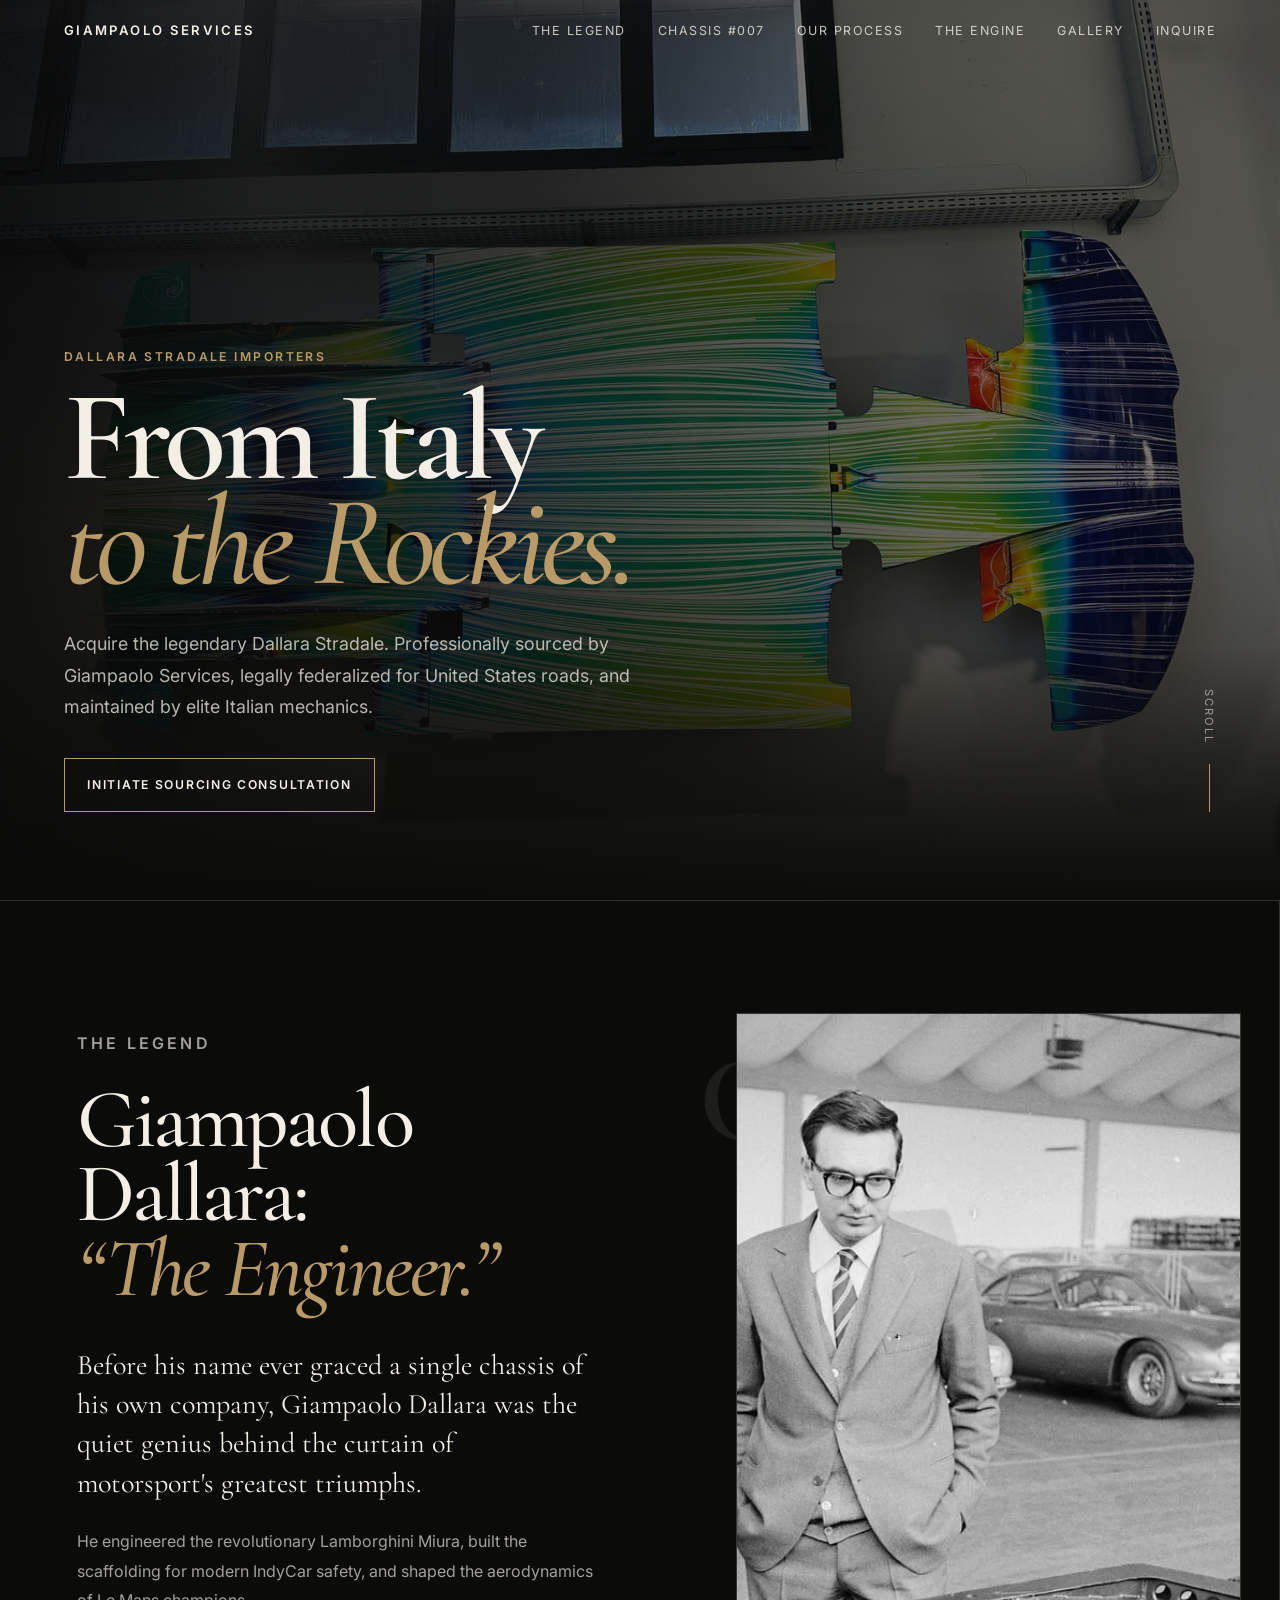
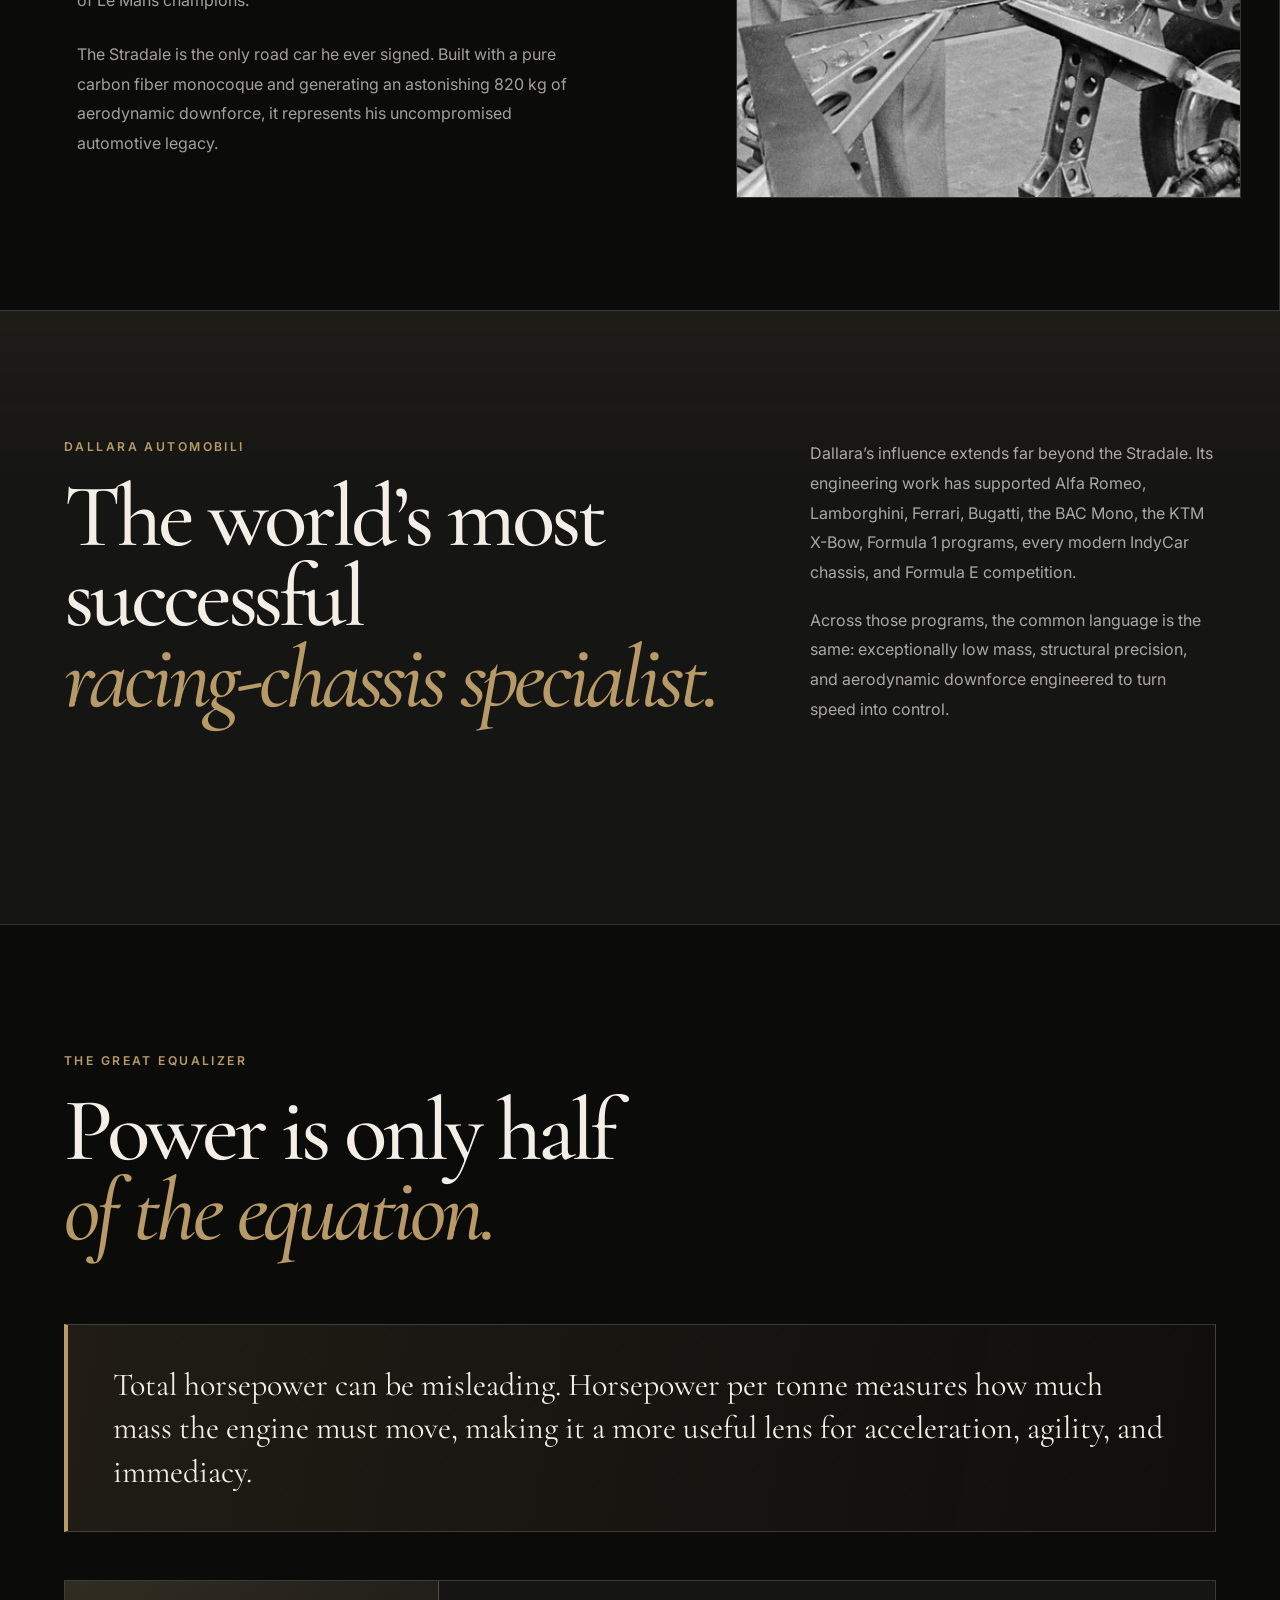
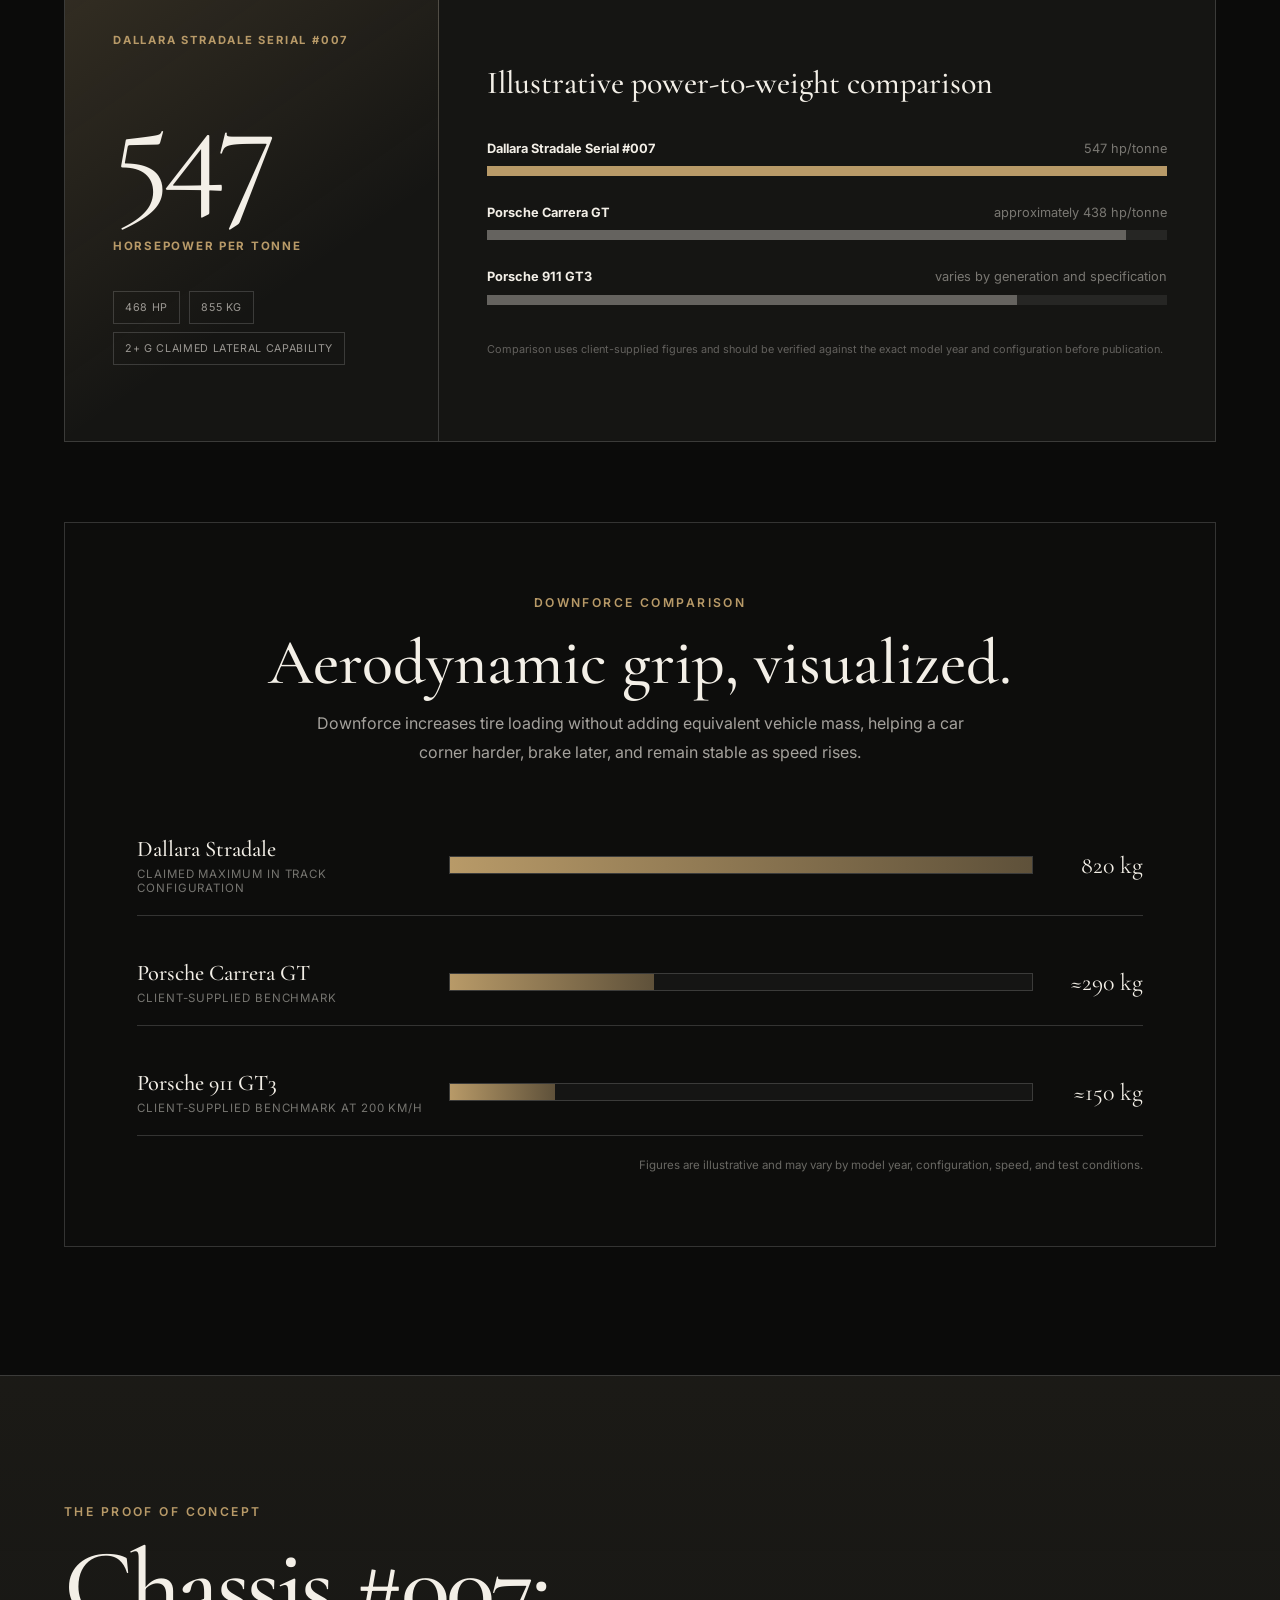
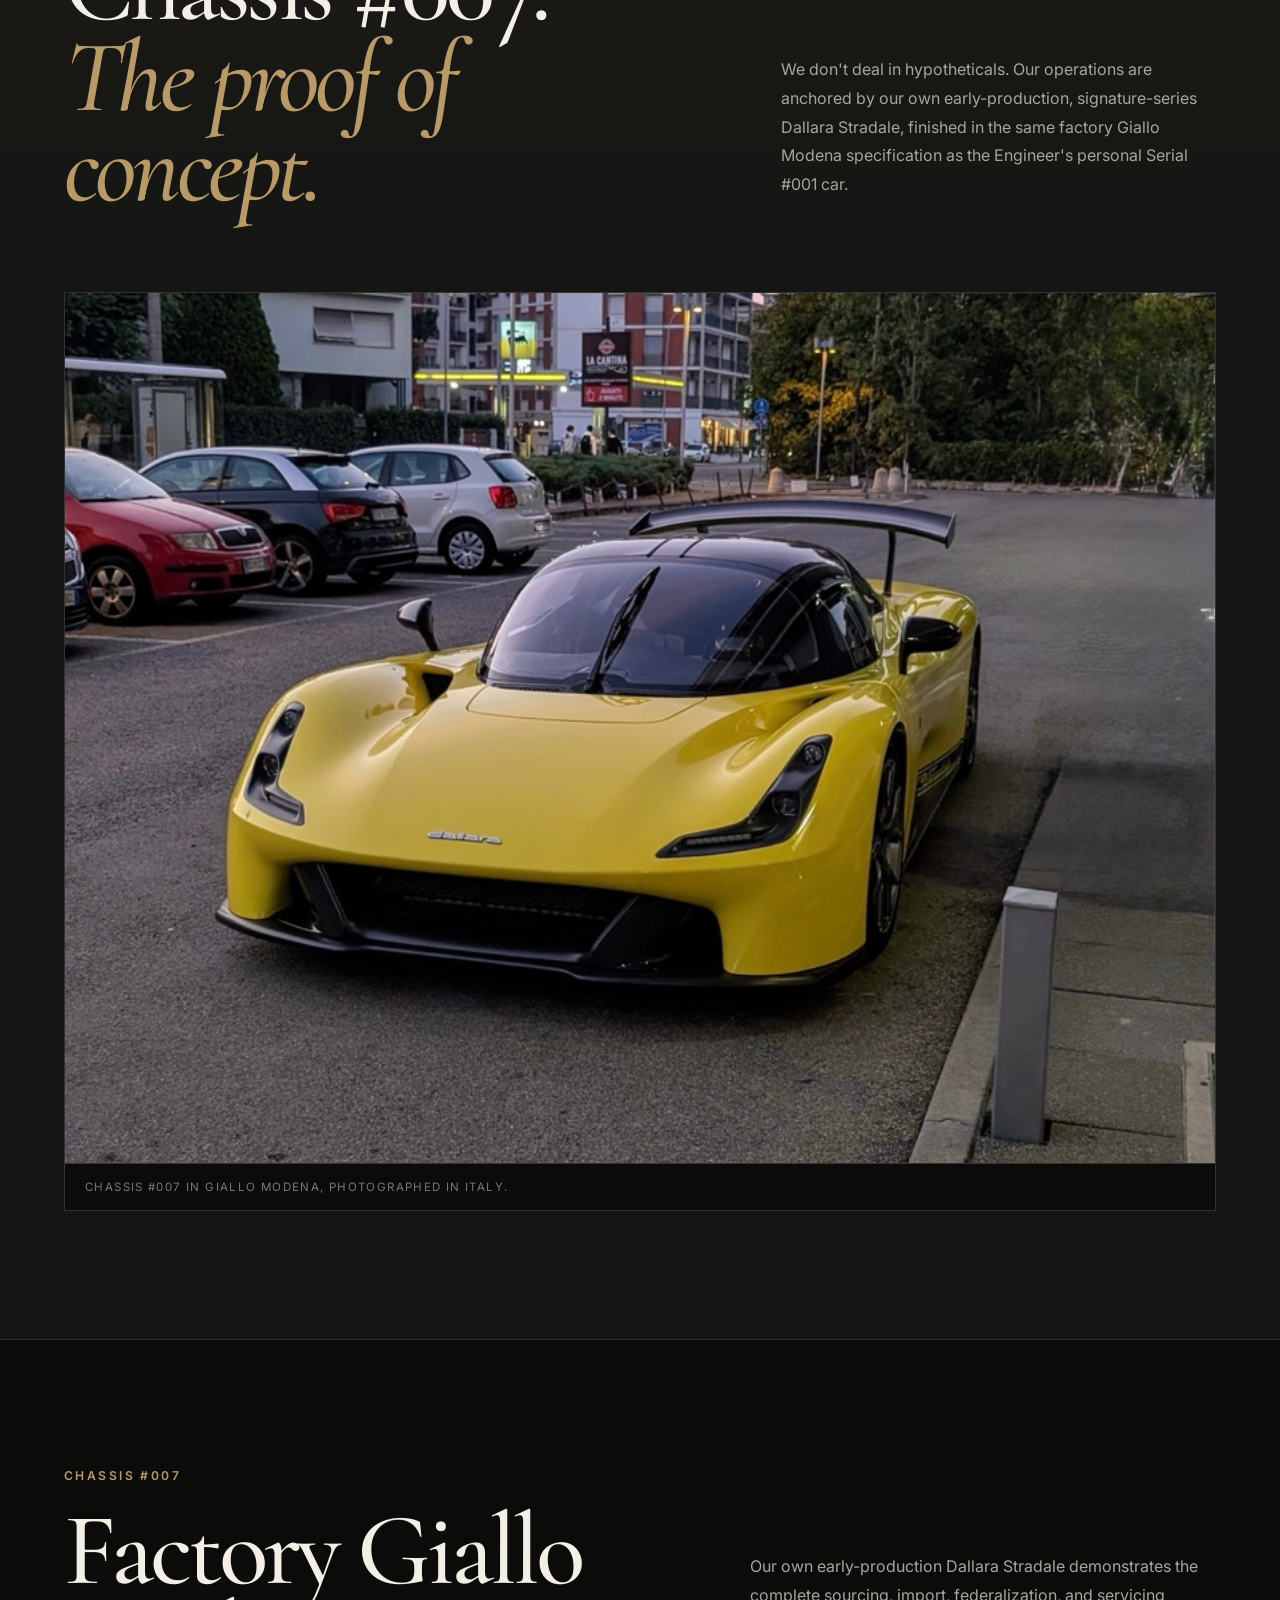
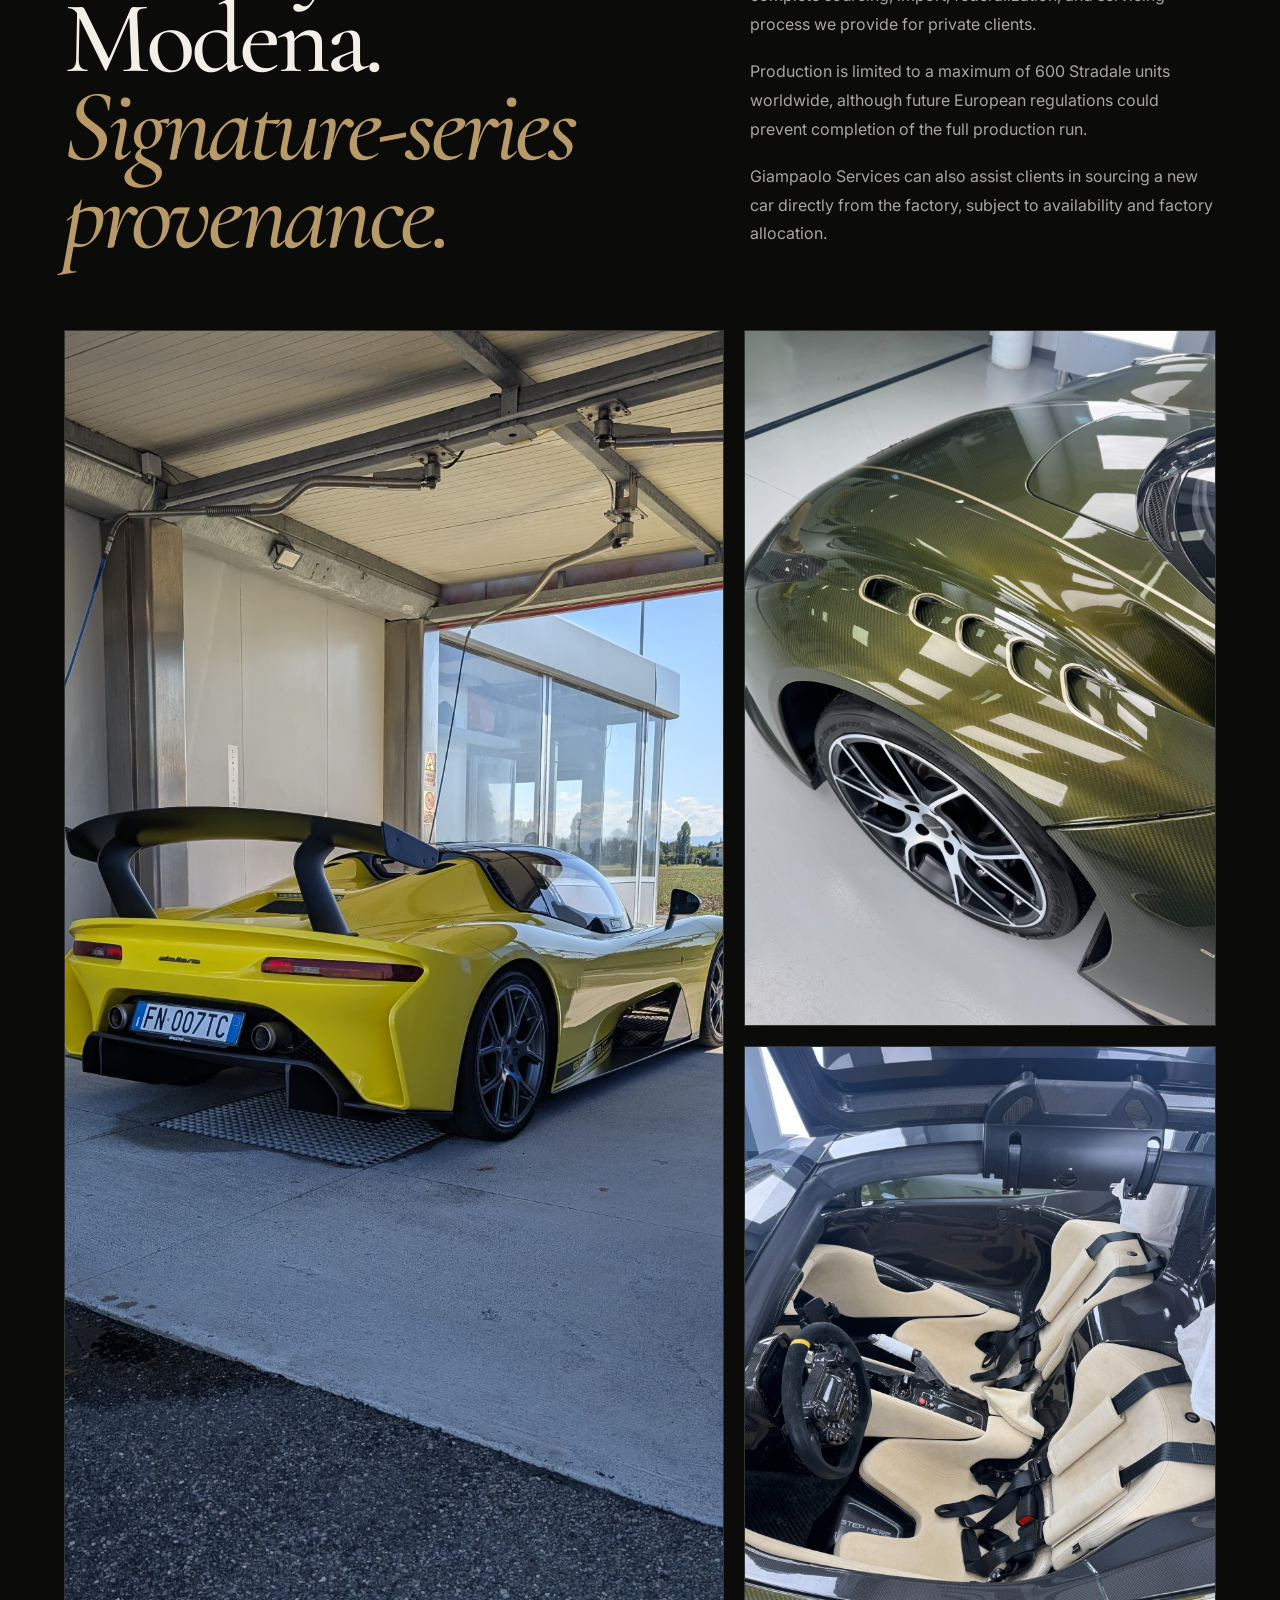
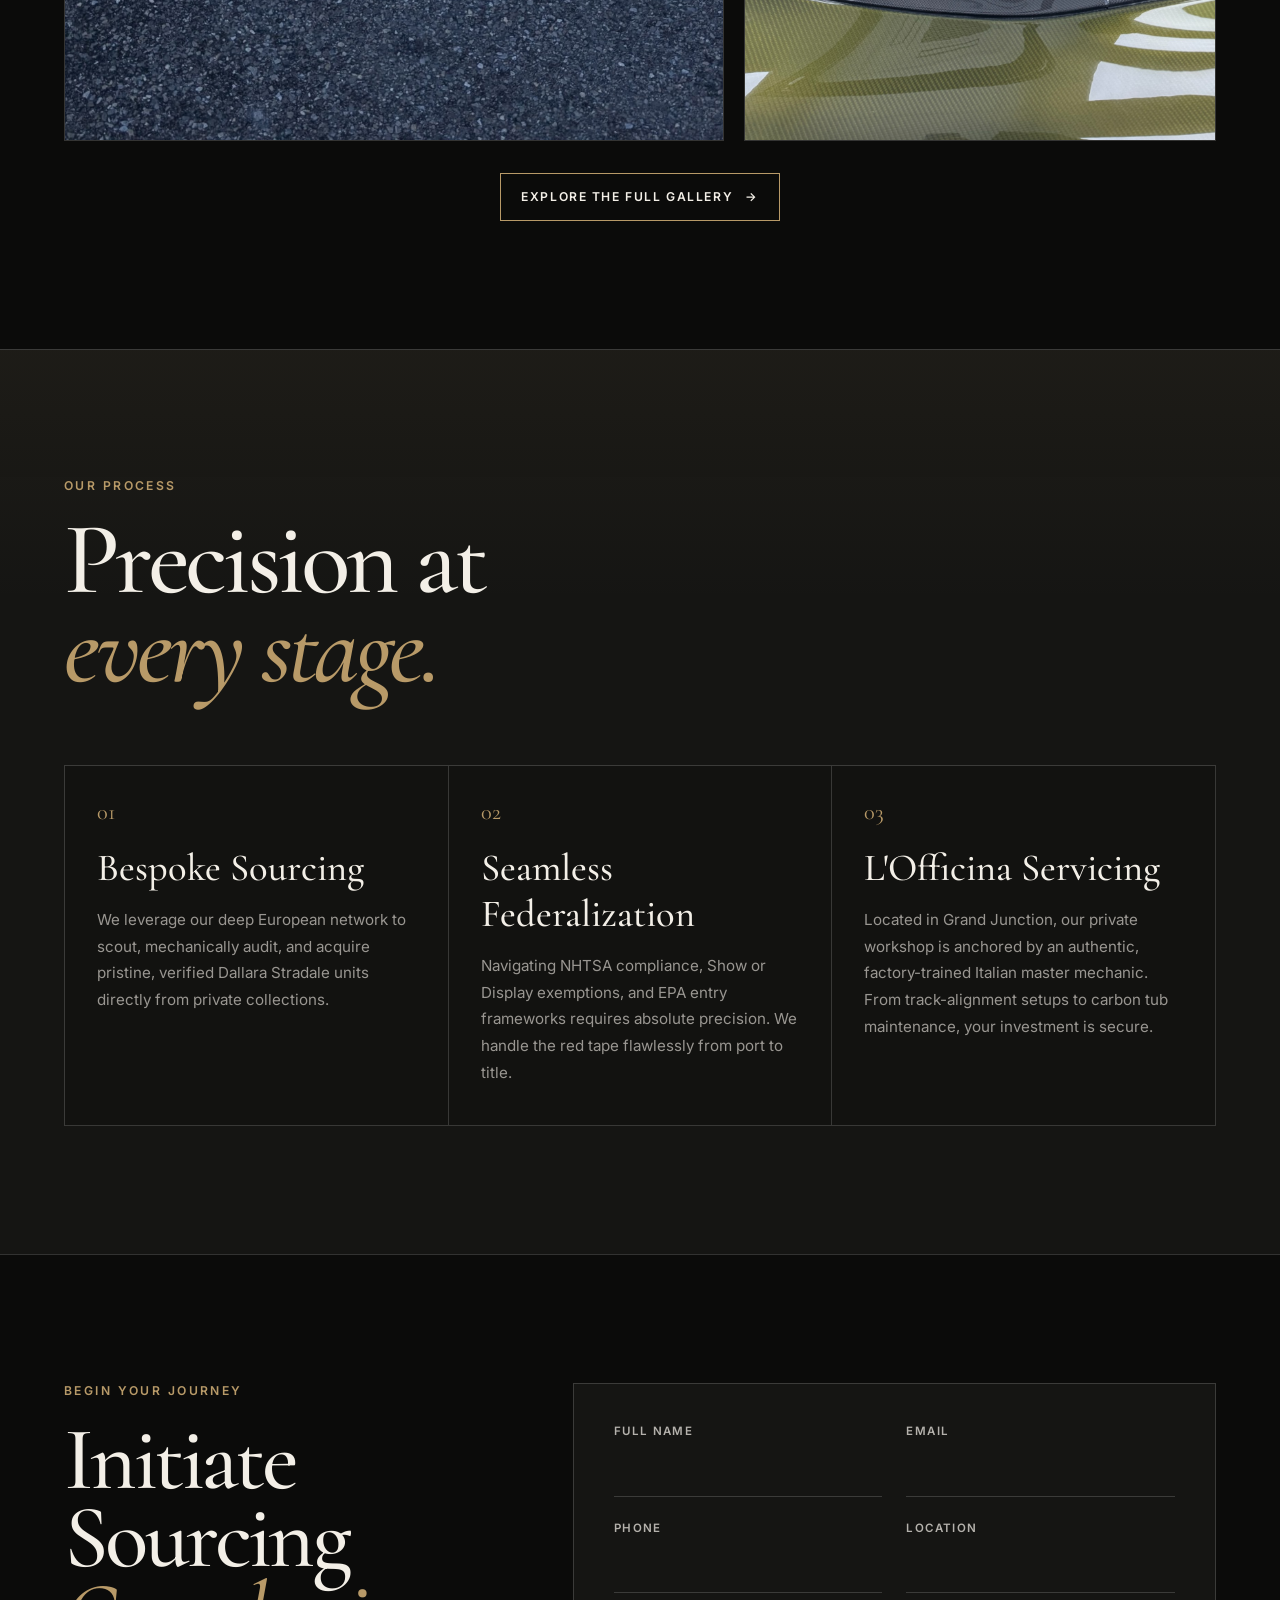
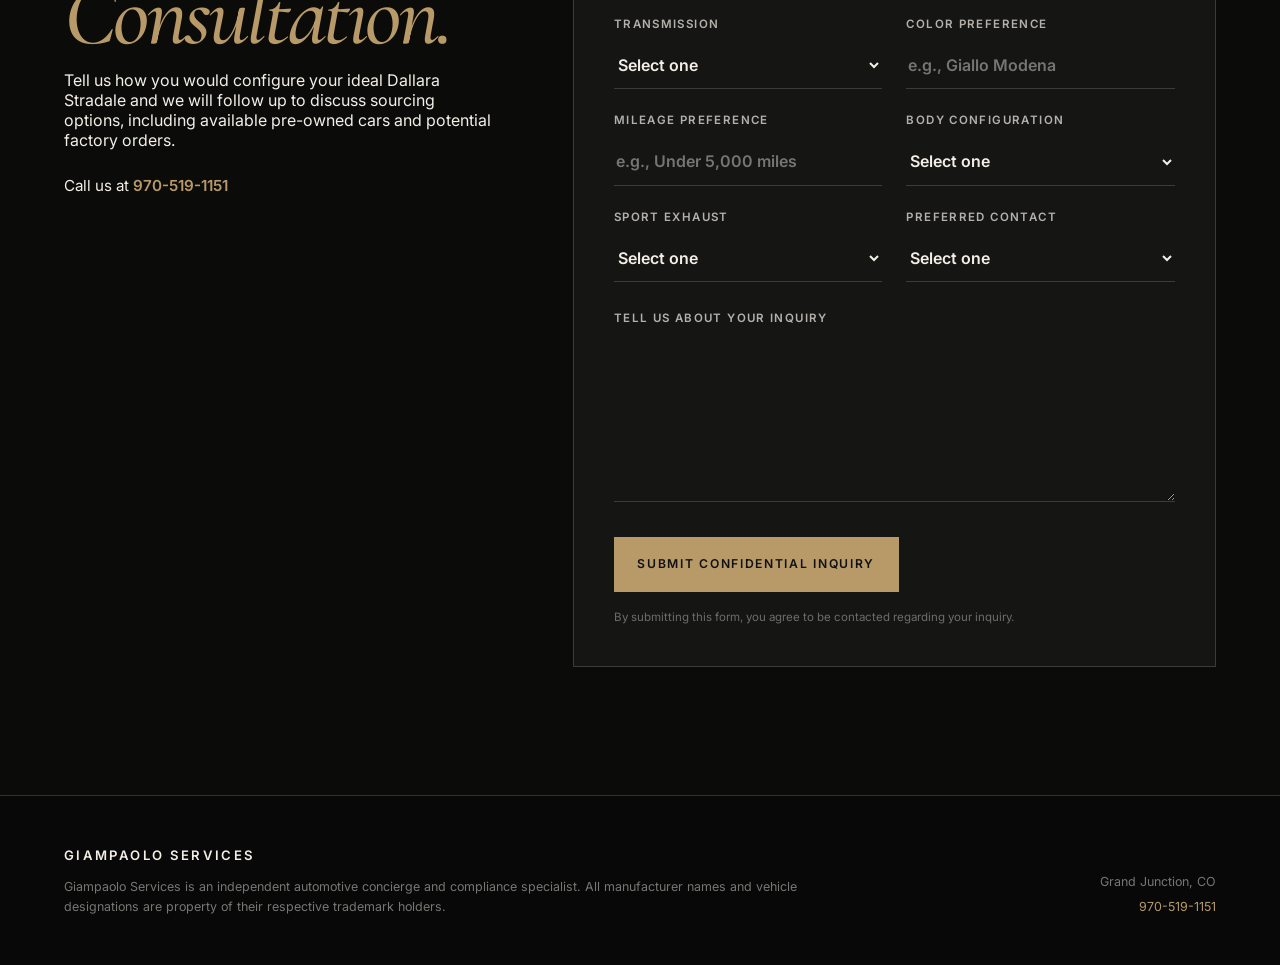
<file: index.html>
<!DOCTYPE html>
<html lang="en">
<head>
  <meta charset="UTF-8">
  <meta name="viewport" content="width=device-width, initial-scale=1.0">

  <title>Giampaolo Services</title>
  <meta
    name="description"
    content="Independent sourcing, federalization, and specialist servicing for Dallara Stradale vehicles."
  >

  <link rel="preconnect" href="https://fonts.googleapis.com">
  <link rel="preconnect" href="https://fonts.gstatic.com" crossorigin>
  <link
    href="https://fonts.googleapis.com/css2?family=Cormorant+Garamond:wght@500;600;700&family=Inter:wght@400;500;600&display=swap"
    rel="stylesheet"
  >

  <link rel="stylesheet" href="css/styles.css">
</head>

<body>
  <header class="site-header">
    <a class="brand" href="#top" aria-label="Dallara USA home">
      GIAMPAOLO SERVICES
    </a>

    <button
      class="menu-toggle"
      type="button"
      aria-expanded="false"
      aria-controls="primary-navigation"
    >
      Menu
    </button>

    <nav id="primary-navigation" class="primary-navigation" aria-label="Primary navigation">
      <a href="#legend">The Legend</a>
      <a href="#proof-of-concept">Chassis #007</a>
      <a href="#process">Our Process</a>
      <a href="the-engine.html">The Engine</a>
      <a href="gallery.html">Gallery</a>
      <a href="#inquire">Inquire</a>
    </nav>
  </header>

  <main id="top">
    <section class="hero" aria-labelledby="hero-title">
      <div class="hero-overlay"></div>

      <div class="hero-content">
        <p class="eyebrow">Dallara Stradale Importers</p>

        <h1 id="hero-title">
          From Italy
          <span>to the Rockies.</span>
        </h1>

        <p class="hero-copy">
          Acquire the legendary Dallara Stradale. Professionally sourced by
          Giampaolo Services, legally federalized for United States roads, and
          maintained by elite Italian mechanics.
        </p>

        <a class="primary-button" href="#inquire">
          Initiate Sourcing Consultation
        </a>
      </div>

      <a class="scroll-cue" href="#legend" aria-label="Scroll to the next section">
        Scroll
      </a>
    </section>

    <section id="legend" class="pedigree-section">
      <div class="pedigree-content">
        <p class="eyebrow">The Legend</p>
        <h2>
          Giampaolo Dallara:
          <span>“The Engineer.”</span>
        </h2>
        <p class="lead-copy">
          Before his name ever graced a single chassis of his own company,
          Giampaolo Dallara was the quiet genius behind the curtain of
          motorsport's greatest triumphs.
        </p>
        <p>
          He engineered the revolutionary Lamborghini Miura, built the
          scaffolding for modern IndyCar safety, and shaped the aerodynamics
          of Le Mans champions.
        </p>
        <p>
          The Stradale is the only road car he ever signed. Built with a pure
          carbon fiber monocoque and generating an astonishing 820 kg of
          aerodynamic downforce, it represents his uncompromised automotive
          legacy.
        </p>
      </div>

      <div class="pedigree-visual">
        <div class="pedigree-number" aria-hidden="true">01</div>
        <figure class="pedigree-image-wrap">
          <img
            src="assets/images/dallara-history.jpg"
            alt="Historical photograph of Giampaolo Dallara beside an early automotive chassis"
            class="pedigree-image"
          >
        </figure>
      </div>
    </section>

    <section class="heritage-section" aria-labelledby="heritage-title">
      <div class="content-shell">
        <div class="editorial-heading heritage-heading-clean">
          <div>
            <p class="eyebrow">Dallara Automobili</p>
            <h2 id="heritage-title">The world’s most successful<br><span>racing-chassis specialist.</span></h2>
          </div>
          <div class="heritage-summary">
            <p>
              Dallara’s influence extends far beyond the Stradale. Its engineering
              work has supported Alfa Romeo, Lamborghini, Ferrari, Bugatti, the BAC
              Mono, the KTM X-Bow, Formula 1 programs, every modern IndyCar chassis,
              and Formula E competition.
            </p>
            <p>
              Across those programs, the common language is the same: exceptionally
              low mass, structural precision, and aerodynamic downforce engineered
              to turn speed into control.
            </p>
          </div>
        </div>
      </div>
    </section>

    <section class="science-section" aria-labelledby="science-title">
      <div class="content-shell">
        <div class="editorial-heading science-heading-clean">
          <div>
            <p class="eyebrow">The Great Equalizer</p>
            <h2 id="science-title">Power is only half<br><span>of the equation.</span></h2>
          </div>
        </div>

        <aside class="performance-callout performance-callout-wide">
          <p>
            Total horsepower can be misleading. Horsepower per tonne measures how
            much mass the engine must move, making it a more useful lens for
            acceleration, agility, and immediacy.
          </p>
        </aside>

        <div class="comparison-layout comparison-layout-clean">
          <article class="hero-stat serial-007-stat">
            <p class="section-label">Dallara Stradale Serial #007</p>
            <div class="hero-stat-number">547</div>
            <p class="hero-stat-unit serial-hp-tonne-label">horsepower per tonne</p>
            <div class="stat-tags">
              <span>468 hp</span>
              <span>855 kg</span>
              <span>2+ g claimed lateral capability</span>
            </div>
          </article>

          <div class="comparison-chart">
            <h3>Illustrative power-to-weight comparison</h3>
            <div class="comparison-row featured">
              <div class="comparison-name"><strong>Dallara Stradale Serial #007</strong><span>547 hp/tonne</span></div>
              <div class="comparison-track"><i style="width:100%"></i></div>
            </div>
            <div class="comparison-row">
              <div class="comparison-name"><strong>Porsche Carrera GT</strong><span>approximately 438 hp/tonne</span></div>
              <div class="comparison-track"><i style="width:94%"></i></div>
            </div>
            <div class="comparison-row">
              <div class="comparison-name"><strong>Porsche 911 GT3</strong><span>varies by generation and specification</span></div>
              <div class="comparison-track"><i style="width:78%"></i></div>
            </div>
            <p class="data-note">Comparison uses client-supplied figures and should be verified against the exact model year and configuration before publication.</p>
          </div>
        </div>

        <div class="downforce-comparison" aria-labelledby="downforce-comparison-title">
          <div class="downforce-comparison-copy">
            <p class="eyebrow">Downforce Comparison</p>
            <h3 id="downforce-comparison-title">Aerodynamic grip, visualized.</h3>
            <p>
              Downforce increases tire loading without adding equivalent vehicle
              mass, helping a car corner harder, brake later, and remain stable as
              speed rises.
            </p>
          </div>

          <div class="downforce-bars" role="img" aria-label="Illustrative downforce comparison">
            <div class="downforce-row featured-downforce">
              <div class="downforce-label">
                <strong>Dallara Stradale</strong>
                <span>Claimed maximum in track configuration</span>
              </div>
              <div class="downforce-track"><div class="downforce-fill" style="--bar:100%"></div></div>
              <div class="downforce-value">820 kg</div>
            </div>
            <div class="downforce-row">
              <div class="downforce-label">
                <strong>Porsche Carrera GT</strong>
                <span>Client-supplied benchmark</span>
              </div>
              <div class="downforce-track"><div class="downforce-fill" style="--bar:35%"></div></div>
              <div class="downforce-value">≈290 kg</div>
            </div>
            <div class="downforce-row">
              <div class="downforce-label">
                <strong>Porsche 911 GT3</strong>
                <span>Client-supplied benchmark at 200 km/h</span>
              </div>
              <div class="downforce-track"><div class="downforce-fill" style="--bar:18%"></div></div>
              <div class="downforce-value">≈150 kg</div>
            </div>
          </div>
          <p class="comparison-note">Figures are illustrative and may vary by model year, configuration, speed, and test conditions.</p>
        </div>
      </div>
    </section>

<section id="proof-of-concept" class="stradale-section" aria-labelledby="proof-title">
      <div class="stradale-intro">
        <div>
          <p class="eyebrow">The Proof of Concept</p>
          <h2 id="proof-title">
            Chassis #007:
            <span>The proof of concept.</span>
          </h2>
        </div>
        <p>
          We don't deal in hypotheticals. Our operations are anchored by our
          own early-production, signature-series Dallara Stradale, finished in
          the same factory Giallo Modena specification as the Engineer's
          personal Serial #001 car.
        </p>
      </div>
      <figure class="stradale-visual stradale-photo-frame">
        <img src="assets/images/chassis-007-clean.png" alt="Yellow Dallara Stradale Chassis #007 photographed on a street in Italy">
        <figcaption>Chassis #007 in Giallo Modena, photographed in Italy.</figcaption>
      </figure>
</section>

    <section id="chassis" class="chassis-section" aria-labelledby="chassis-title">
      <div class="chassis-heading">
        <div>
          <p class="eyebrow">Chassis #007</p>
          <h2 id="chassis-title">
            Factory Giallo Modena.
            <span>Signature-series provenance.</span>
          </h2>
        </div>
        <div class="chassis-intro chassis-intro-details">
          <p>
            Our own early-production Dallara Stradale demonstrates the complete
            sourcing, import, federalization, and servicing process we provide
            for private clients.
          </p>
          <p>
            Production is limited to a maximum of 600 Stradale units worldwide,
            although future European regulations could prevent completion of the
            full production run.
          </p>
          <p>
            Giampaolo Services can also assist clients in sourcing a new car
            directly from the factory, subject to availability and factory allocation.
          </p>
        </div>
      </div>
      
      <div class="chassis-photo-gallery chassis-photo-gallery-detail" aria-label="Chassis #007 detail gallery">
        <figure class="chassis-gallery-item chassis-gallery-item-wide">
          <img
            src="assets/images/chassis-007-rear.jpg"
            alt="Rear three-quarter view of yellow Dallara Stradale Chassis #007"
          >
          <figcaption>Chassis #007 — rear three-quarter view.</figcaption>
        </figure>

        <figure class="chassis-gallery-item">
          <img
            src="assets/images/carbon-detail.jpg"
            alt="Close-up of exposed carbon fiber bodywork and wheel detail on a Dallara Stradale"
          >
          <figcaption>Exposed carbon-fiber craftsmanship and aerodynamic detailing.</figcaption>
        </figure>

        <figure class="chassis-gallery-item">
          <img
            src="assets/images/interior-detail.jpg"
            alt="Dallara Stradale cockpit with carbon-fiber tub, racing seats, harnesses, and steering wheel"
          >
          <figcaption>Purpose-built cockpit with carbon-fiber tub and race-derived controls.</figcaption>
        </figure>
      </div>

      <div class="simple-gallery-link-wrap">
        <a class="simple-gallery-link" href="gallery.html">
          Explore the Full Gallery <span aria-hidden="true">→</span>
        </a>
      </div>


    </section>

    <section id="process" class="process-section" aria-labelledby="process-title">
      <div class="process-heading">
        <div>
          <p class="eyebrow">Our Process</p>
          <h2 id="process-title">
            Precision at
            <span>every stage.</span>
          </h2>
        </div>
      </div>
      <div class="process-grid process-grid-three">
        <article class="process-card">
          <p class="process-number">01</p>
          <h3>Bespoke Sourcing</h3>
          <p>
            We leverage our deep European network to scout, mechanically audit,
            and acquire pristine, verified Dallara Stradale units directly from
            private collections.
          </p>
        </article>
        <article class="process-card">
          <p class="process-number">02</p>
          <h3>Seamless Federalization</h3>
          <p>
            Navigating NHTSA compliance, Show or Display exemptions, and EPA
            entry frameworks requires absolute precision. We handle the red
            tape flawlessly from port to title.
          </p>
        </article>
        <article class="process-card">
          <p class="process-number">03</p>
          <h3>L'Officina Servicing</h3>
          <p>
            Located in Grand Junction, our private workshop is anchored by an
            authentic, factory-trained Italian master mechanic. From
            track-alignment setups to carbon tub maintenance, your investment
            is secure.
          </p>
        </article>
      </div>
    </section>
<section id="inquire" class="inquiry-section" aria-labelledby="inquiry-title">
      <div class="inquiry-intro">
        <p class="eyebrow">Begin Your Journey</p>
        <h2 id="inquiry-title">
          Initiate Sourcing
          <span>Consultation.</span>
        </h2>
        <p>
          Tell us how you would configure your ideal Dallara Stradale and we will
          follow up to discuss sourcing options, including available pre-owned cars
          and potential factory orders.
        </p>
        <p class="inquiry-contact">Call us at <a href="tel:+19705191151">970-519-1151</a></p>
      </div>

      <form
        class="inquiry-form"
        action="https://formspree.io/f/xeeyeebn"
        method="POST"
      >
        <div class="form-grid">
          <label>
            Full name
            <input type="text" name="name" autocomplete="name" required>
          </label>

          <label>
            Email
            <input type="email" name="email" autocomplete="email" required>
          </label>

          <label>
            Phone
            <input type="tel" name="phone" autocomplete="tel">
          </label>

          <label>
            Location
            <input type="text" name="location" autocomplete="address-level2">
          </label>

          <label>
            Transmission
            <select name="transmission_preference" required>
              <option value="">Select one</option>
              <option value="Manual">Manual</option>
              <option value="Automatic">Automatic</option>
              <option value="Open to either">Open to either</option>
            </select>
          </label>

          <label>
            Color preference
            <input type="text" name="color_preference" placeholder="e.g., Giallo Modena">
          </label>

          <label>
            Mileage preference
            <input type="text" name="mileage_preference" placeholder="e.g., Under 5,000 miles">
          </label>

          <label>
            Body configuration
            <select name="body_configuration" required>
              <option value="">Select one</option>
              <option value="Barchetta">Barchetta</option>
              <option value="Full Canopy">Full Canopy</option>
              <option value="Open to either">Open to either</option>
            </select>
          </label>

          <label>
            Sport exhaust
            <select name="sport_exhaust_preference">
              <option value="">Select one</option>
              <option value="Required">Required</option>
              <option value="Preferred">Preferred</option>
              <option value="Not required">Not required</option>
              <option value="No preference">No preference</option>
            </select>
          </label>

          <label>
            Preferred contact
            <select name="preferred_contact">
              <option value="">Select one</option>
              <option value="Email">Email</option>
              <option value="Phone">Phone</option>
              <option value="Text">Text</option>
            </select>
          </label>
        </div>

        <label class="message-field">
          Tell us about your inquiry
          <textarea name="message" rows="7" required></textarea>
        </label>

        <input
          type="hidden"
          name="_subject"
          value="New Dallara USA website inquiry"
        >

        <input
          type="hidden"
          name="_next"
          value="thank-you.html"
        >

        <button class="primary-button form-submit" type="submit">
          Submit confidential inquiry
        </button>

        <p class="form-note">
          By submitting this form, you agree to be contacted regarding your inquiry.
        </p>
      </form>
    </section>
  </main>

  <footer class="site-footer">
    <div>
      <a class="brand" href="#top">GIAMPAOLO SERVICES</a>
      <p>
        Giampaolo Services is an independent automotive concierge and
        compliance specialist. All manufacturer names and vehicle designations
        are property of their respective trademark holders.
      </p>
    </div>
    <div class="footer-meta">
      <p>Grand Junction, CO</p>
      <p><a href="tel:+19705191151">970-519-1151</a></p>
    </div>
  </footer>

  <script src="js/script.js"></script>
</body>
</html>
</file>
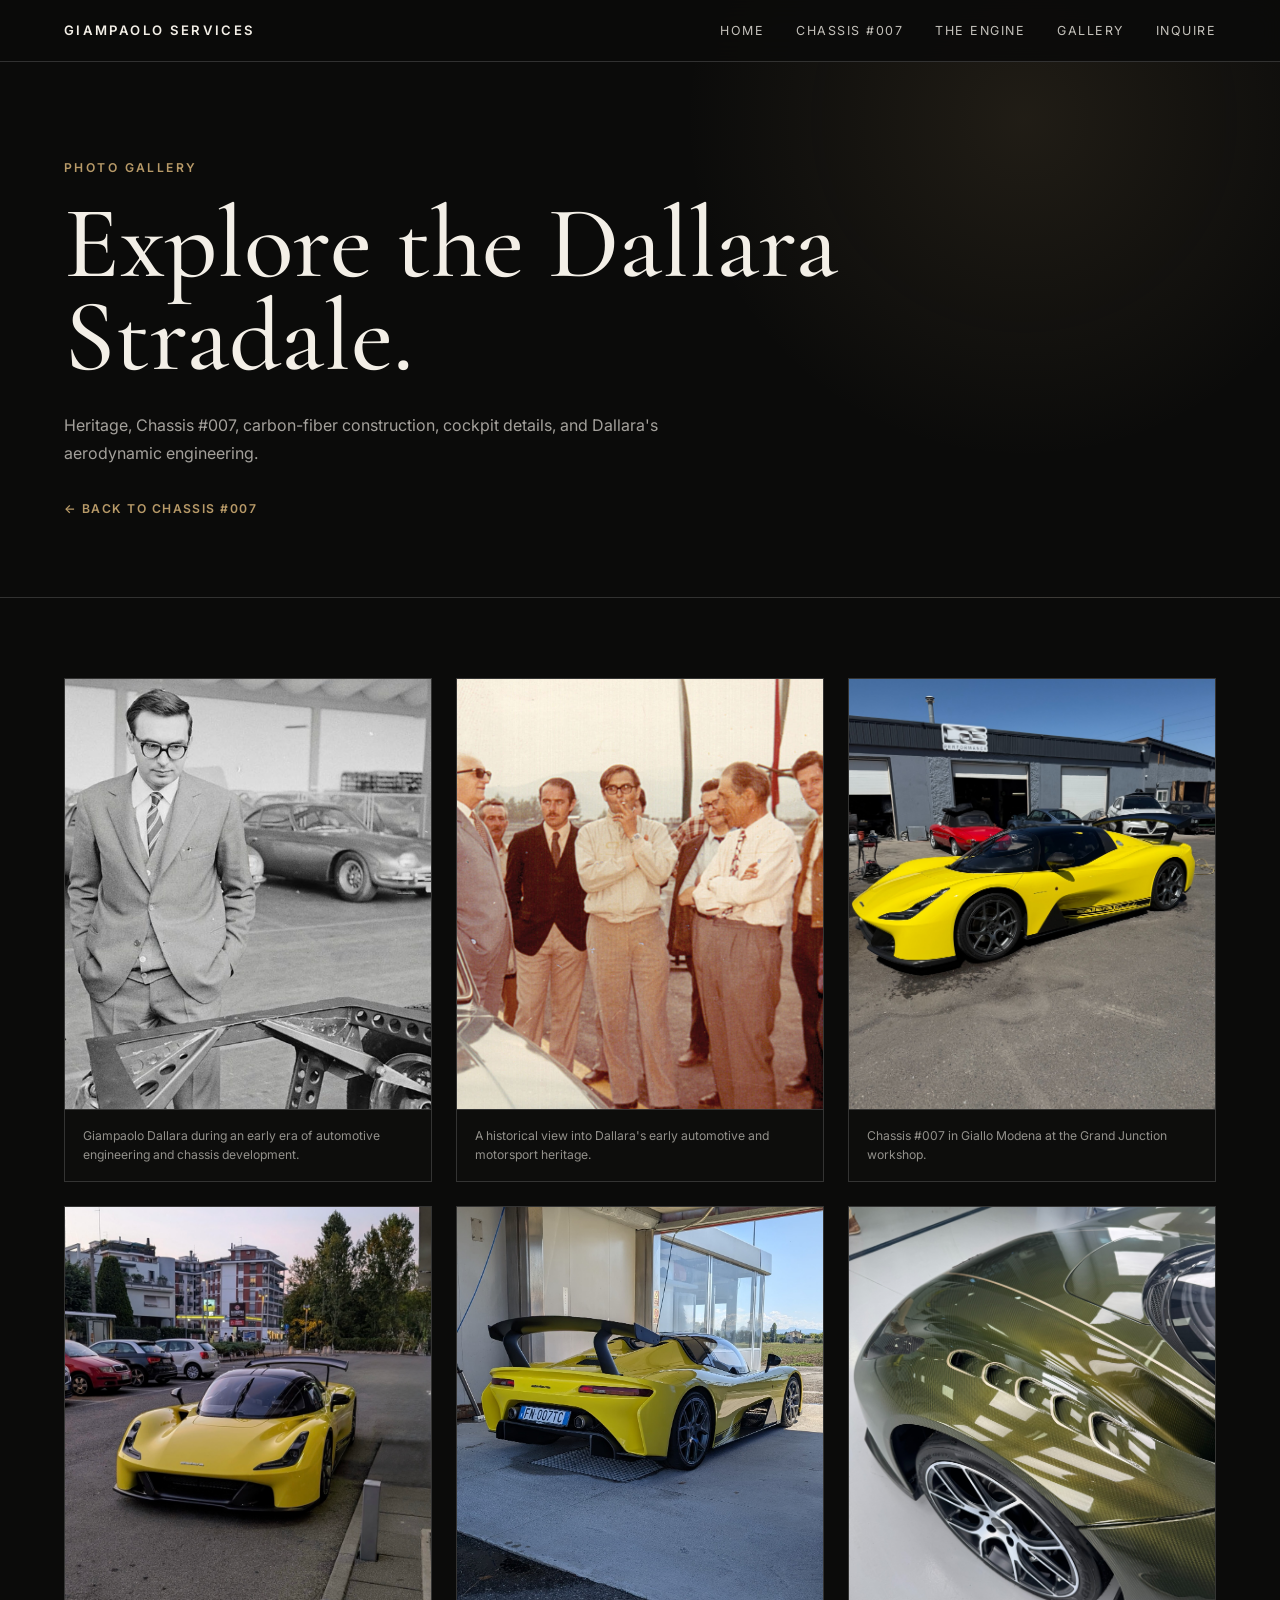
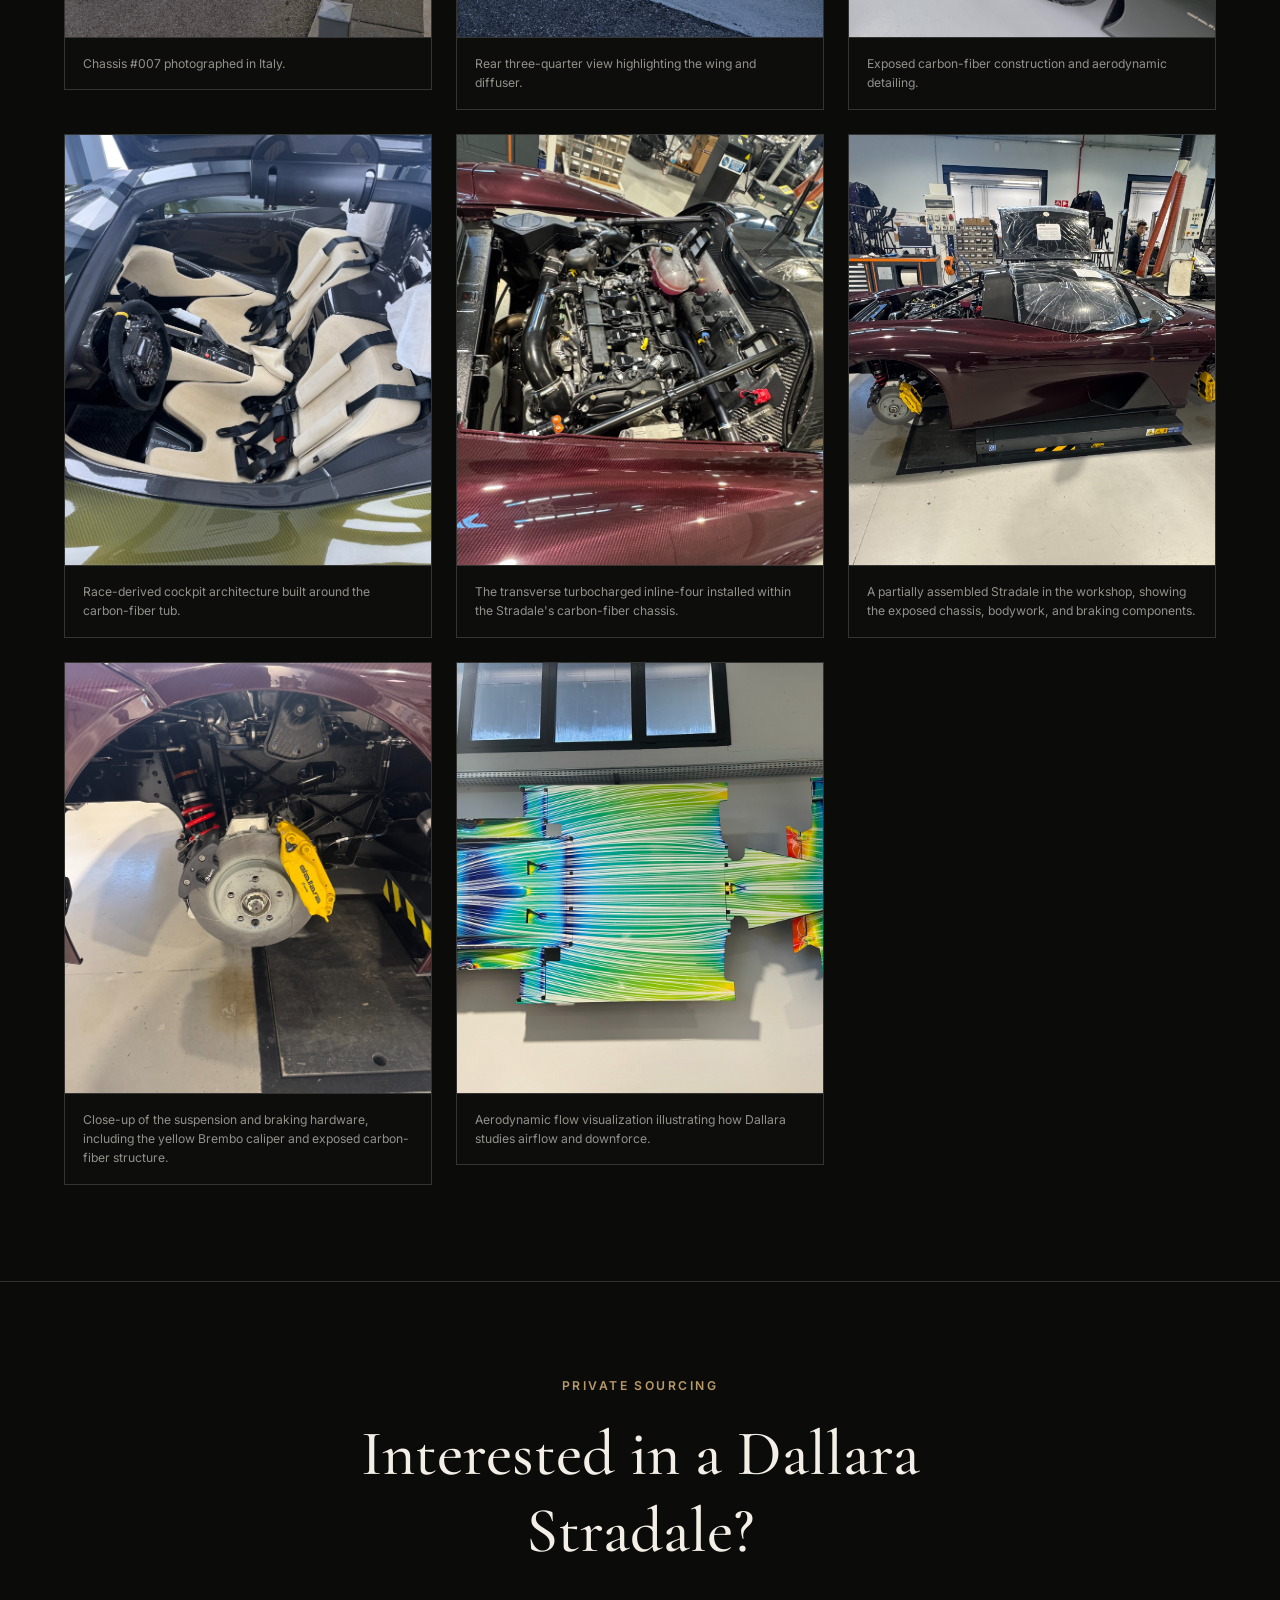
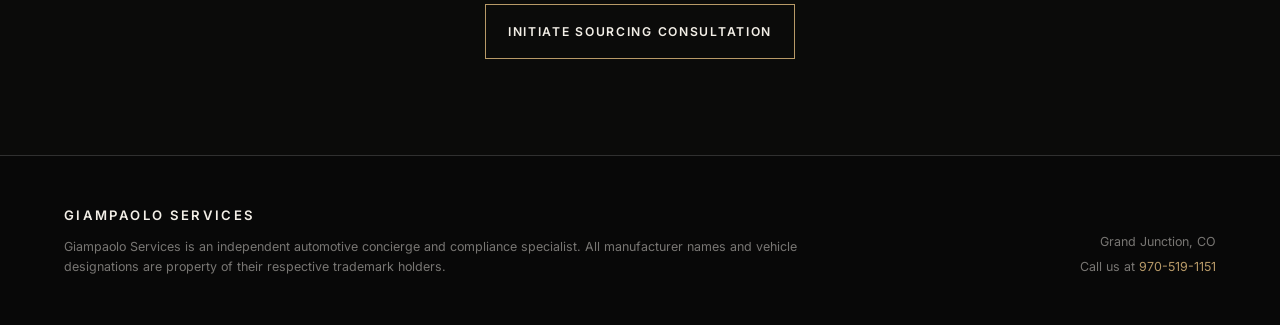
<file: gallery.html>
<!DOCTYPE html>
<html lang="en">
<head>
  <meta charset="UTF-8">
  <meta name="viewport" content="width=device-width, initial-scale=1.0">

  <title>Gallery | Giampaolo Services</title>
  <meta
    name="description"
    content="Photo gallery of Dallara heritage, Chassis #007, engineering details, and the Dallara Stradale."
  >

  <link rel="preconnect" href="https://fonts.googleapis.com">
  <link rel="preconnect" href="https://fonts.gstatic.com" crossorigin>
  <link
    href="https://fonts.googleapis.com/css2?family=Cormorant+Garamond:wght@500;600;700&family=Inter:wght@400;500;600&display=swap"
    rel="stylesheet"
  >
  <link rel="stylesheet" href="css/styles.css">
</head>

<body class="simple-gallery-page">
  <header class="site-header is-scrolled">
    <a class="brand" href="index.html">GIAMPAOLO SERVICES</a>

    <nav class="primary-navigation simple-gallery-nav" aria-label="Gallery navigation">
      <a href="index.html">Home</a>
      <a href="index.html#proof-of-concept">Chassis #007</a>
      <a href="the-engine.html">The Engine</a>
      <a href="gallery.html" aria-current="page">Gallery</a>
      <a href="index.html#inquire">Inquire</a>
    </nav>
  </header>

  <main>
    <section class="simple-gallery-hero">
      <p class="eyebrow">Photo Gallery</p>
      <h1>Explore the Dallara Stradale.</h1>
      <p>
        Heritage, Chassis #007, carbon-fiber construction, cockpit details,
        and Dallara's aerodynamic engineering.
      </p>
      <a class="simple-back-link" href="index.html#chassis">← Back to Chassis #007</a>
    </section>

    
    <section class="simple-gallery-section unified-gallery-section">
      <div class="simple-gallery-grid unified-gallery-grid">
        <figure class="simple-gallery-card">
          <img src="assets/images/gallery-history.jpg"
               alt="Historical photograph of Giampaolo Dallara beside an early automotive chassis">
          <figcaption>Giampaolo Dallara during an early era of automotive engineering and chassis development.</figcaption>
        </figure>

        <figure class="simple-gallery-card">
          <img src="assets/images/gallery-history-group.jpg"
               alt="Historical group photograph connected to Dallara's automotive history">
          <figcaption>A historical view into Dallara's early automotive and motorsport heritage.</figcaption>
        </figure>

        <figure class="simple-gallery-card">
          <img src="assets/images/gallery-workshop-original.jpg"
               alt="Yellow Dallara Stradale Chassis #007 outside the Grand Junction workshop">
          <figcaption>Chassis #007 in Giallo Modena at the Grand Junction workshop.</figcaption>
        </figure>

        <figure class="simple-gallery-card">
          <img src="assets/images/gallery-italy-front.jpg"
               alt="Front three-quarter view of yellow Dallara Stradale Chassis #007 in Italy">
          <figcaption>Chassis #007 photographed in Italy.</figcaption>
        </figure>

        <figure class="simple-gallery-card">
          <img src="assets/images/gallery-rear.jpg"
               alt="Rear three-quarter view of yellow Dallara Stradale Chassis #007">
          <figcaption>Rear three-quarter view highlighting the wing and diffuser.</figcaption>
        </figure>

        <figure class="simple-gallery-card">
          <img src="assets/images/gallery-carbon.jpg"
               alt="Close-up of carbon-fiber bodywork and wheel detail on a Dallara Stradale">
          <figcaption>Exposed carbon-fiber construction and aerodynamic detailing.</figcaption>
        </figure>

        <figure class="simple-gallery-card">
          <img src="assets/images/gallery-interior.jpg"
               alt="Dallara Stradale cockpit with racing seats, harnesses, and carbon-fiber tub">
          <figcaption>Race-derived cockpit architecture built around the carbon-fiber tub.</figcaption>
        </figure>

        <figure class="simple-gallery-card">
          <img src="assets/images/dallara-engine-bay.jpg"
               alt="Open engine bay of a Dallara Stradale showing the transverse turbocharged inline-four">
          <figcaption>The transverse turbocharged inline-four installed within the Stradale's carbon-fiber chassis.</figcaption>
        </figure>

        <figure class="simple-gallery-card">
          <img src="assets/images/dallara-workshop-side.jpg"
               alt="Partially assembled Dallara Stradale in a factory workshop with wheels removed">
          <figcaption>A partially assembled Stradale in the workshop, showing the exposed chassis, bodywork, and braking components.</figcaption>
        </figure>

        <figure class="simple-gallery-card">
          <img src="assets/images/dallara-suspension-brake.jpg"
               alt="Close-up of Dallara Stradale suspension, brake rotor, caliper, and carbon-fiber structure">
          <figcaption>Close-up of the suspension and braking hardware, including the yellow Brembo caliper and exposed carbon-fiber structure.</figcaption>
        </figure>

        <figure class="simple-gallery-card simple-gallery-card-contain">
          <img src="assets/images/gallery-aero.jpg"
               alt="Aerodynamic airflow visualization across a racing chassis">
          <figcaption>Aerodynamic flow visualization illustrating how Dallara studies airflow and downforce.</figcaption>
        </figure>
      </div>
    </section>

    <section class="simple-gallery-footer-cta">
      <p class="eyebrow">Private Sourcing</p>
      <h2>Interested in a Dallara Stradale?</h2>
      <a class="primary-button" href="index.html#inquire">Initiate Sourcing Consultation</a>
    </section>
  </main>

  <footer class="site-footer">
    <div>
      <a class="brand" href="index.html">GIAMPAOLO SERVICES</a>
      <p>
        Giampaolo Services is an independent automotive concierge and compliance specialist.
        All manufacturer names and vehicle designations are property of their respective trademark holders.
      </p>
    </div>

    <div class="footer-meta">
      <p>Grand Junction, CO</p>
      <p>Call us at <a href="tel:+19705191151">970-519-1151</a></p>
    </div>
  </footer>
</body>
</html>
</file>
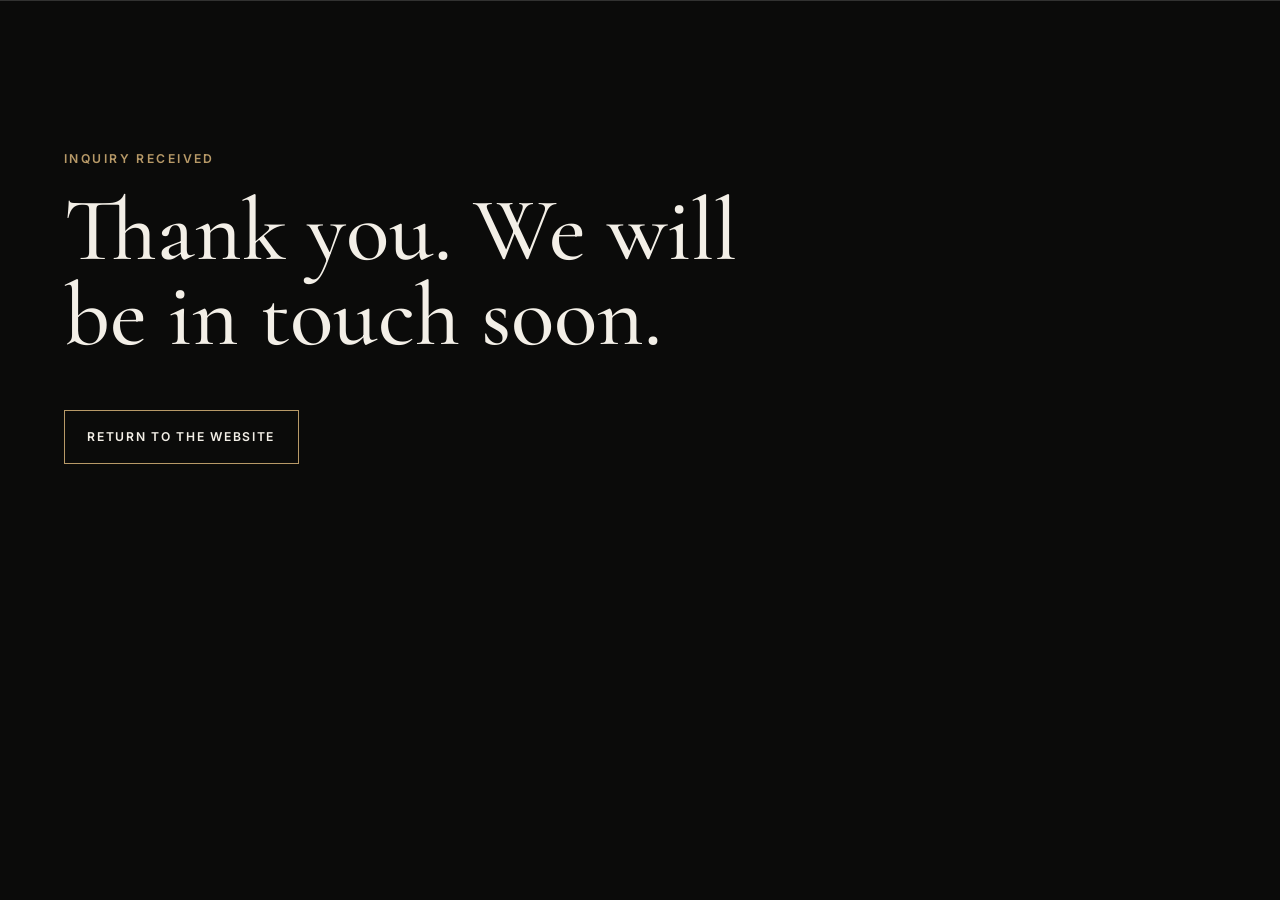
<file: thank-you.html>
<!DOCTYPE html>
<html lang="en">
<head>
  <meta charset="UTF-8">
  <meta name="viewport" content="width=device-width, initial-scale=1.0">

  <title>Thank You | Giampaolo Services</title>

  <link rel="preconnect" href="https://fonts.googleapis.com">
  <link rel="preconnect" href="https://fonts.gstatic.com" crossorigin>
  <link
    href="https://fonts.googleapis.com/css2?family=Cormorant+Garamond:wght@500;600;700&family=Inter:wght@400;500;600&display=swap"
    rel="stylesheet"
  >

  <link rel="stylesheet" href="css/styles.css">
</head>

<body>
  <main class="placeholder-section">
    <p class="eyebrow">Inquiry Received</p>
    <h2>Thank you. We will be in touch soon.</h2>
    <p><a class="primary-button" href="index.html">Return to the website</a></p>
  </main>
</body>
</html>
</file>
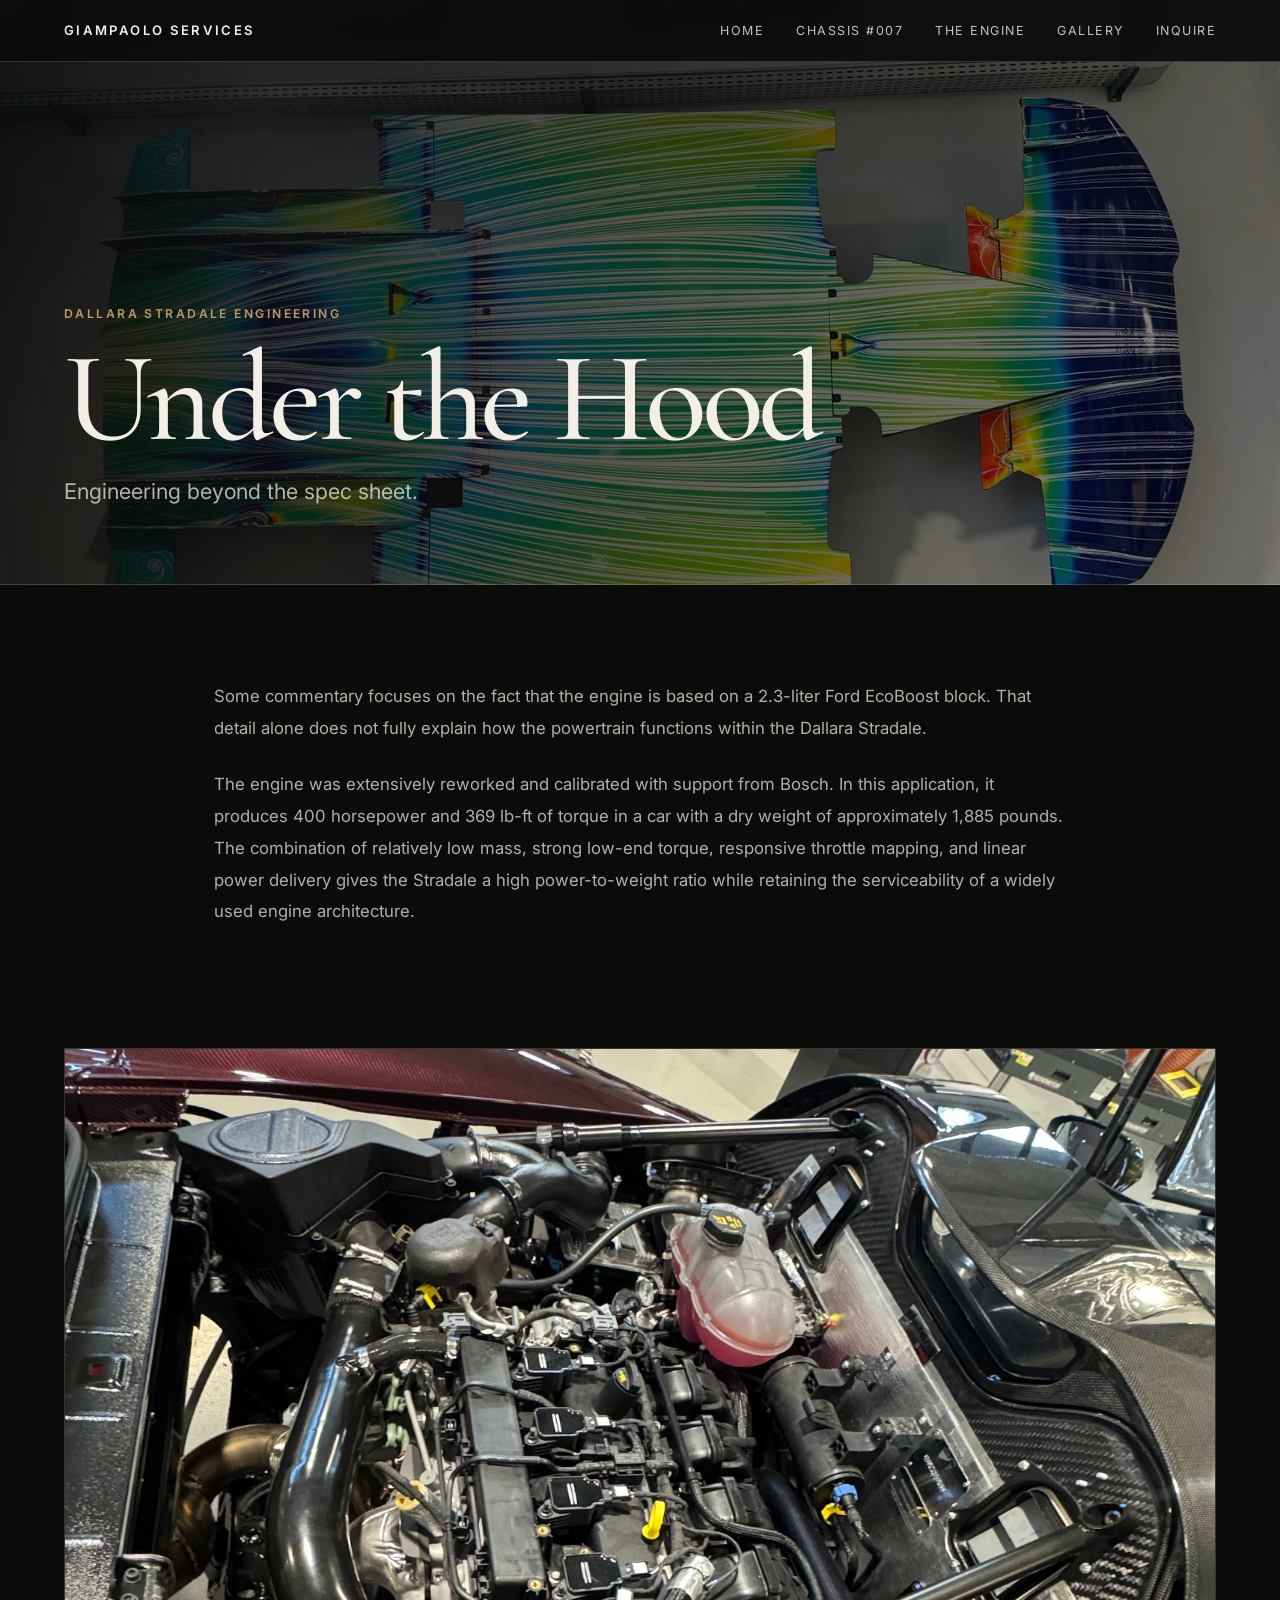
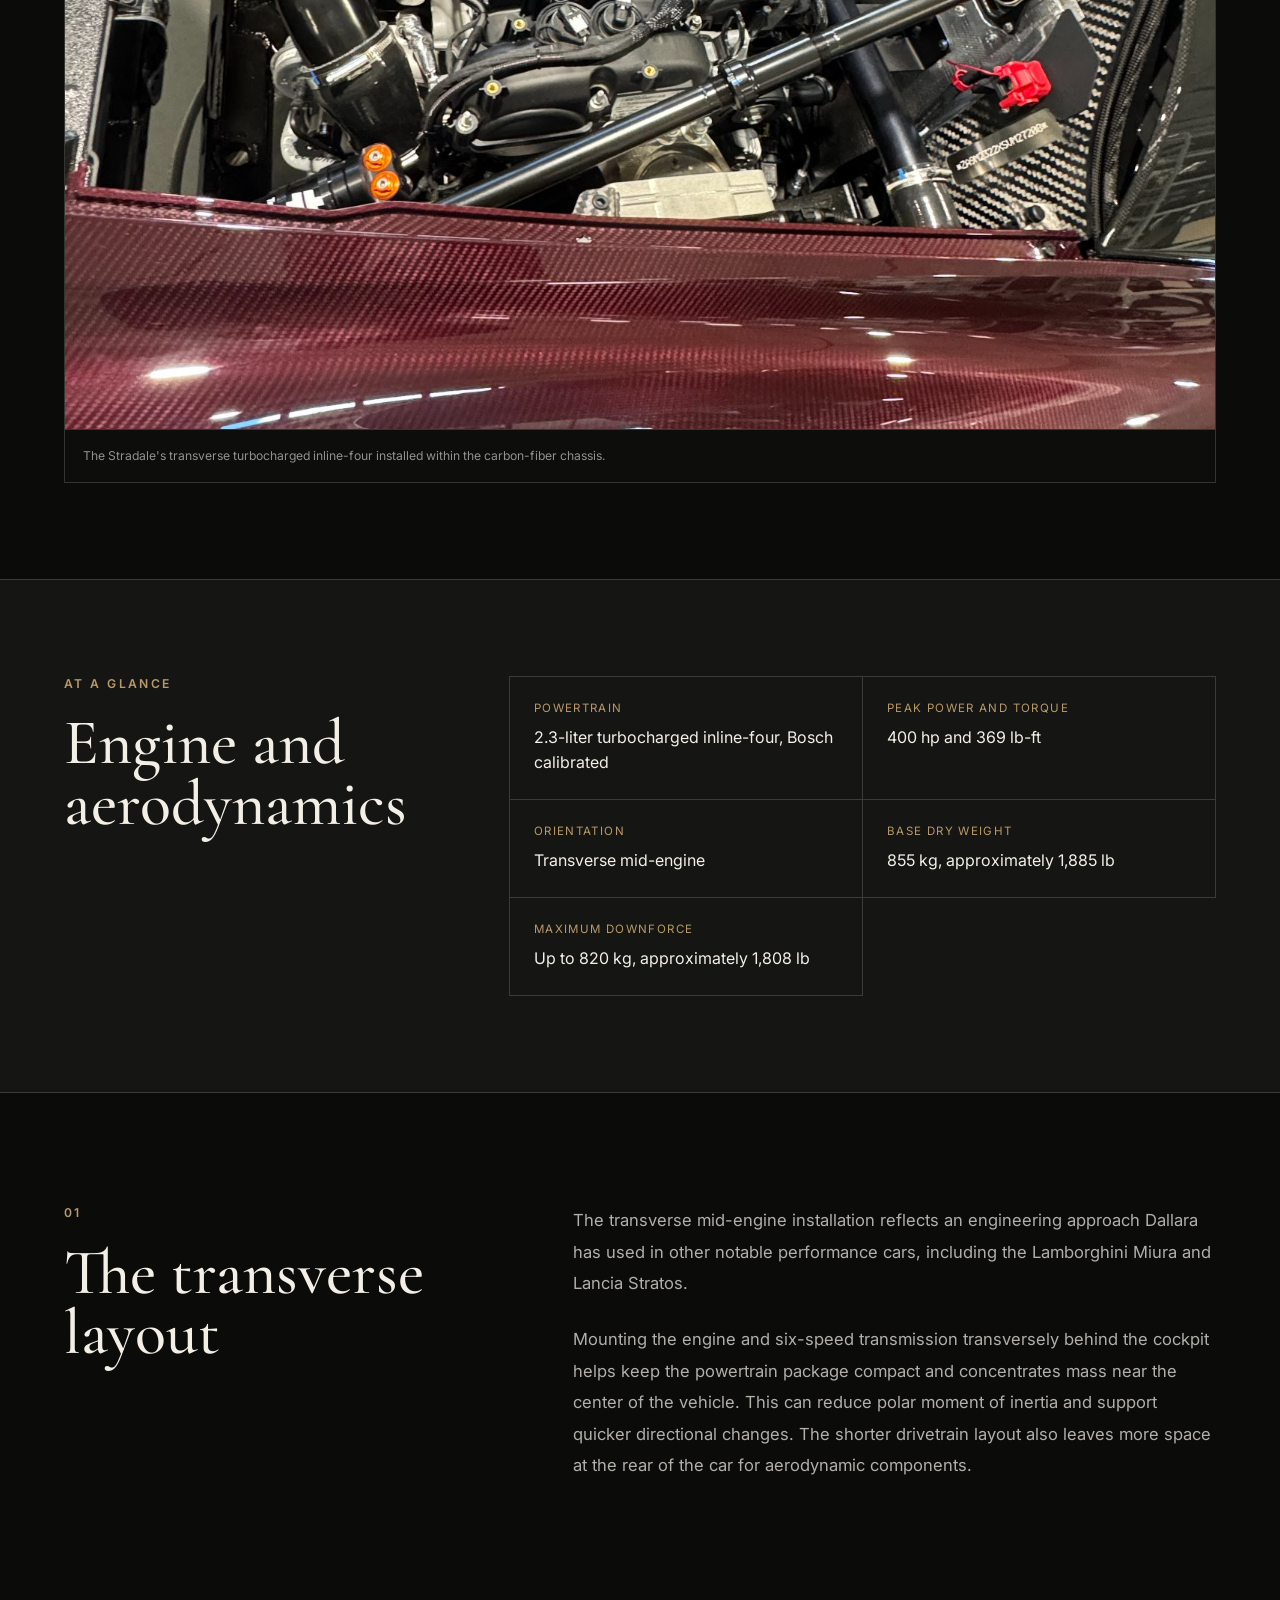
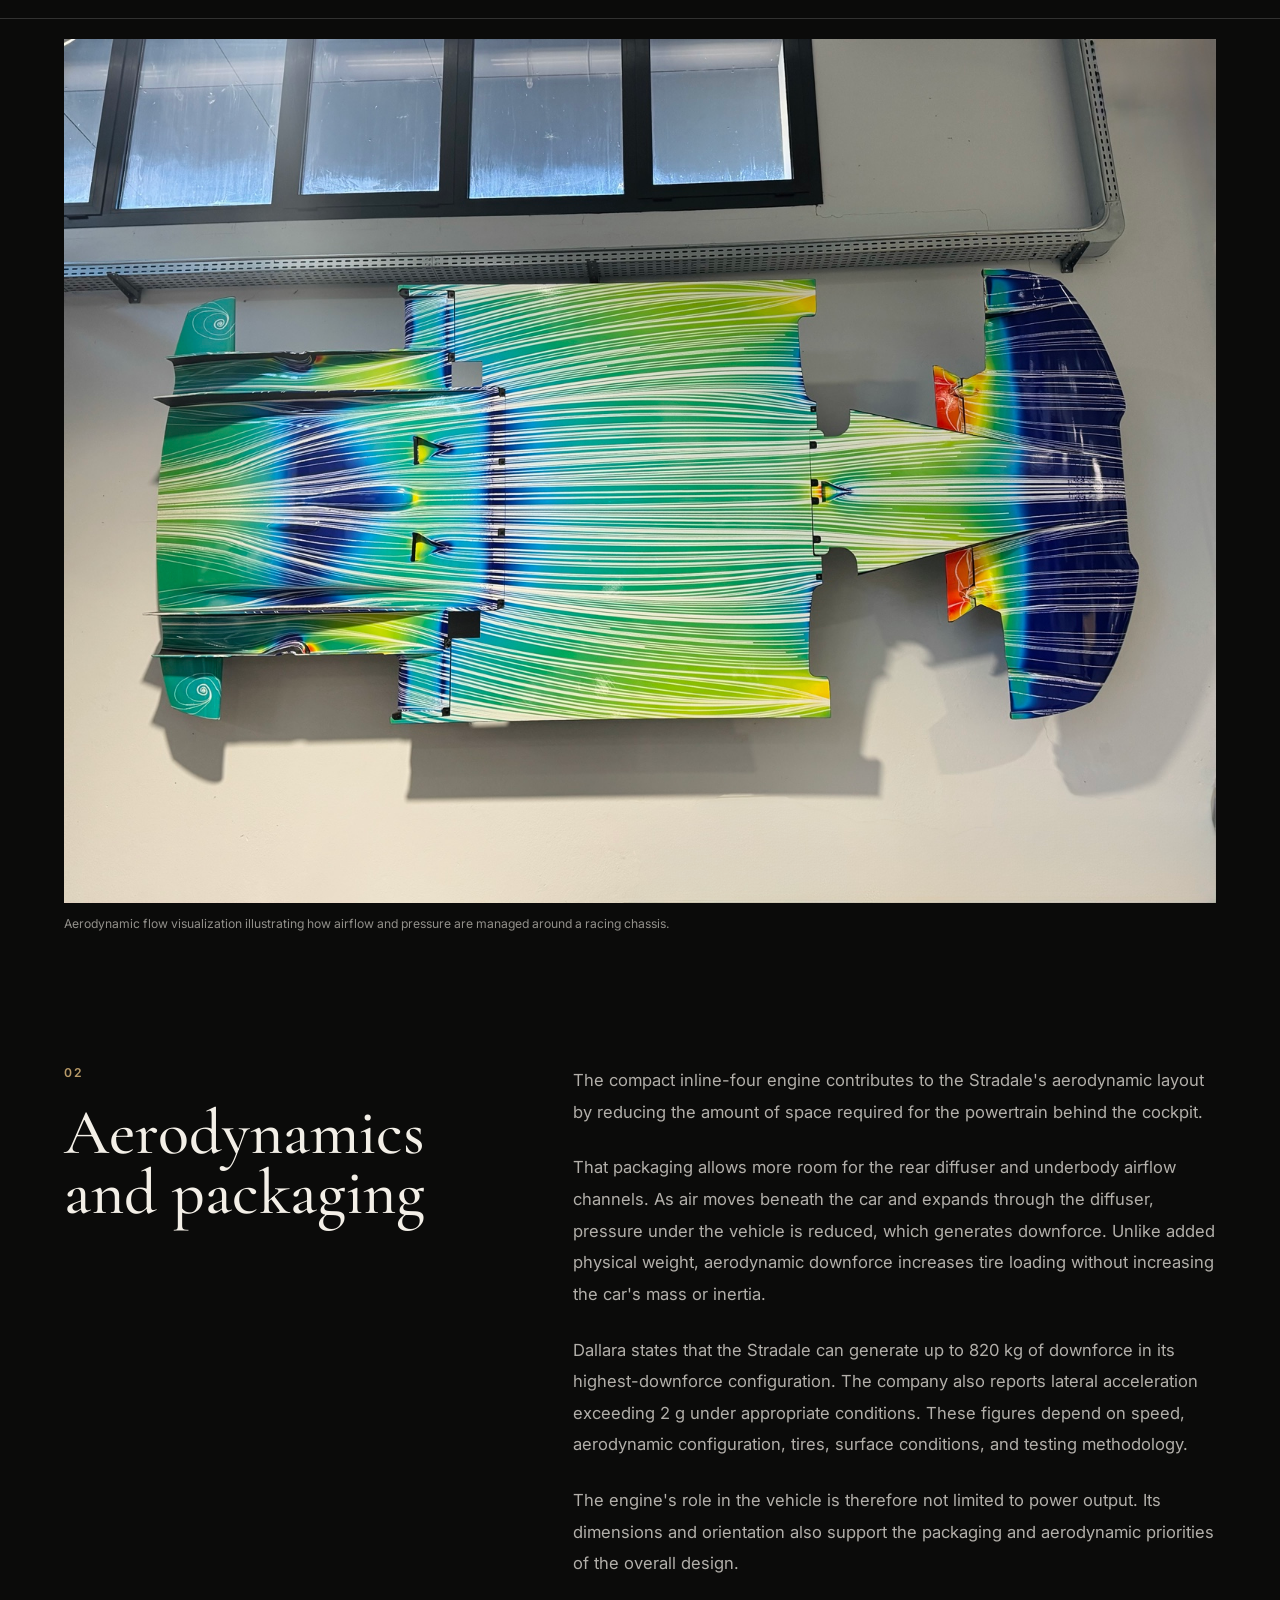
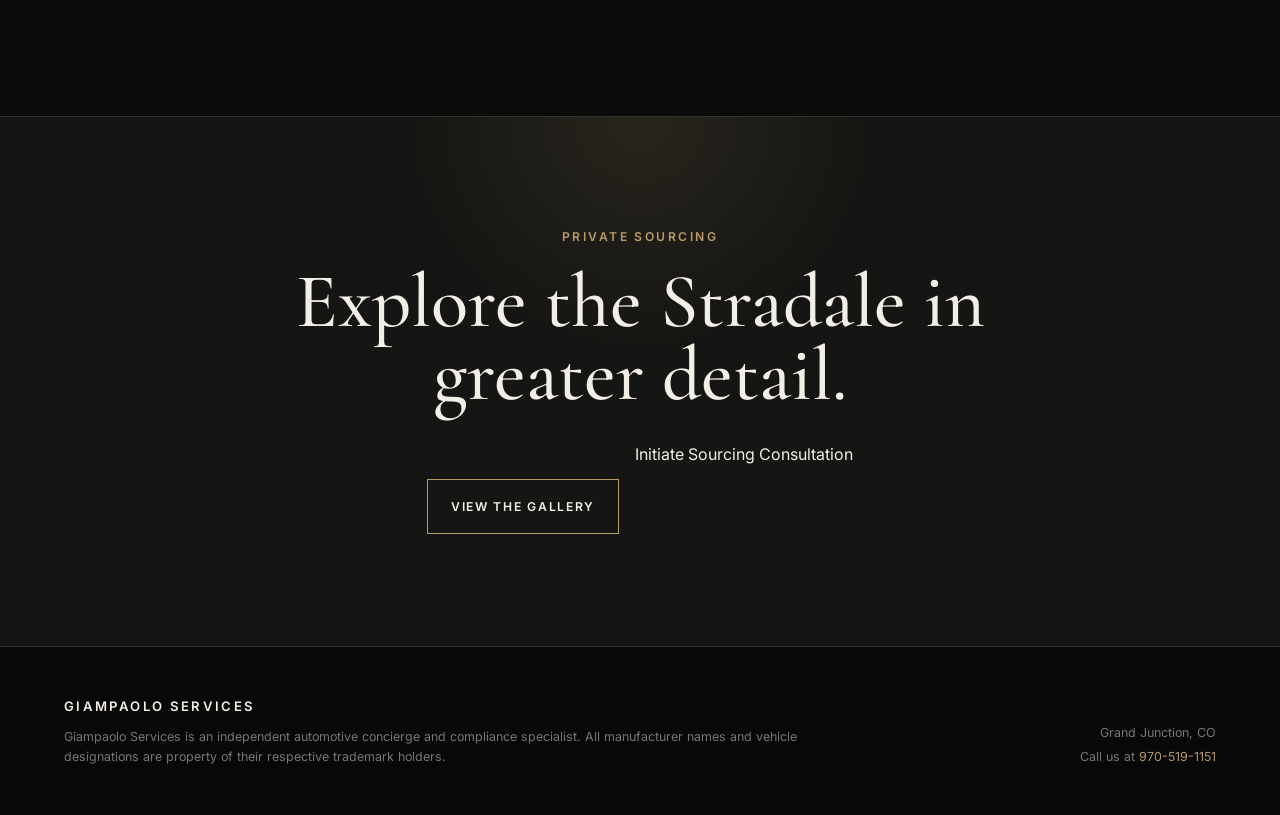
<file: the-engine.html>
<!DOCTYPE html>
<html lang="en">
<head>
  <meta charset="UTF-8">
  <meta name="viewport" content="width=device-width, initial-scale=1.0">
  <title>The Engine | Giampaolo Services</title>
  <meta name="description" content="The Dallara Stradale engine, transverse layout, packaging, and aerodynamic design.">
  <link rel="preconnect" href="https://fonts.googleapis.com">
  <link rel="preconnect" href="https://fonts.gstatic.com" crossorigin>
  <link href="https://fonts.googleapis.com/css2?family=Cormorant+Garamond:wght@500;600;700&family=Inter:wght@400;500;600&display=swap" rel="stylesheet">
  <link rel="stylesheet" href="css/styles.css">
</head>
<body class="engineering-page">
  <header class="site-header is-scrolled">
    <a class="brand" href="index.html">GIAMPAOLO SERVICES</a>
    <nav class="primary-navigation engineering-navigation" aria-label="Primary navigation">
      <a href="index.html">Home</a>
      <a href="index.html#proof-of-concept">Chassis #007</a>
      <a href="the-engine.html" aria-current="page">The Engine</a>
      <a href="gallery.html">Gallery</a>
      <a href="index.html#inquire">Inquire</a>
    </nav>
  </header>

  <main>
    <section class="engineering-hero">
      <div>
        <p class="eyebrow">Dallara Stradale Engineering</p>
        <h1>Under the Hood</h1>
        <p class="engineering-intro">Engineering beyond the spec sheet.</p>
      </div>
    </section>

    <article class="engineering-article">
      <section class="engineering-opening">
        <p>Some commentary focuses on the fact that the engine is based on a 2.3-liter Ford EcoBoost block. That detail alone does not fully explain how the powertrain functions within the Dallara Stradale.</p>
        <p>The engine was extensively reworked and calibrated with support from Bosch. In this application, it produces 400 horsepower and 369 lb-ft of torque in a car with a dry weight of approximately 1,885 pounds. The combination of relatively low mass, strong low-end torque, responsive throttle mapping, and linear power delivery gives the Stradale a high power-to-weight ratio while retaining the serviceability of a widely used engine architecture.</p>
      </section>

      
      <section class="engine-feature-image">
        <figure>
          <img
            src="assets/images/dallara-engine-bay.jpg"
            alt="Open engine bay of a Dallara Stradale showing the transverse turbocharged inline-four and carbon-fiber structure"
          >
          <figcaption>
            The Stradale's transverse turbocharged inline-four installed within the carbon-fiber chassis.
          </figcaption>
        </figure>
      </section>

      <section class="engineering-spec-section">
        <div>
          <p class="eyebrow">At a Glance</p>
          <h2>Engine and aerodynamics</h2>
        </div>
        <dl class="engineering-spec-grid">
          <div><dt>Powertrain</dt><dd>2.3-liter turbocharged inline-four, Bosch calibrated</dd></div>
          <div><dt>Peak power and torque</dt><dd>400 hp and 369 lb-ft</dd></div>
          <div><dt>Orientation</dt><dd>Transverse mid-engine</dd></div>
          <div><dt>Base dry weight</dt><dd>855 kg, approximately 1,885 lb</dd></div>
          <div><dt>Maximum downforce</dt><dd>Up to 820 kg, approximately 1,808 lb</dd></div>
        </dl>
      </section>

      <section class="engineering-two-column">
        <div><p class="eyebrow">01</p><h2>The transverse layout</h2></div>
        <div class="engineering-copy">
          <p>The transverse mid-engine installation reflects an engineering approach Dallara has used in other notable performance cars, including the Lamborghini Miura and Lancia Stratos.</p>
          <p>Mounting the engine and six-speed transmission transversely behind the cockpit helps keep the powertrain package compact and concentrates mass near the center of the vehicle. This can reduce polar moment of inertia and support quicker directional changes. The shorter drivetrain layout also leaves more space at the rear of the car for aerodynamic components.</p>
        </div>
      </section>

      <section class="engineering-image-section">
        <img src="assets/images/gallery-aero.jpg" alt="Aerodynamic airflow visualization across a racing chassis">
        <p>Aerodynamic flow visualization illustrating how airflow and pressure are managed around a racing chassis.</p>
      </section>

      <section class="engineering-two-column">
        <div><p class="eyebrow">02</p><h2>Aerodynamics and packaging</h2></div>
        <div class="engineering-copy">
          <p>The compact inline-four engine contributes to the Stradale's aerodynamic layout by reducing the amount of space required for the powertrain behind the cockpit.</p>
          <p>That packaging allows more room for the rear diffuser and underbody airflow channels. As air moves beneath the car and expands through the diffuser, pressure under the vehicle is reduced, which generates downforce. Unlike added physical weight, aerodynamic downforce increases tire loading without increasing the car's mass or inertia.</p>
          <p>Dallara states that the Stradale can generate up to 820 kg of downforce in its highest-downforce configuration. The company also reports lateral acceleration exceeding 2 g under appropriate conditions. These figures depend on speed, aerodynamic configuration, tires, surface conditions, and testing methodology.</p>
          <p>The engine's role in the vehicle is therefore not limited to power output. Its dimensions and orientation also support the packaging and aerodynamic priorities of the overall design.</p>
        </div>
      </section>

      <section class="engineering-closing">
        <p class="eyebrow">Private Sourcing</p>
        <h2>Explore the Stradale in greater detail.</h2>
        <div>
          <a class="primary-button" href="gallery.html">View the Gallery</a>
          <a class="secondary-button" href="index.html#inquire">Initiate Sourcing Consultation</a>
        </div>
      </section>
    </article>
  </main>

  <footer class="site-footer">
    <div>
      <a class="brand" href="index.html">GIAMPAOLO SERVICES</a>
      <p>Giampaolo Services is an independent automotive concierge and compliance specialist. All manufacturer names and vehicle designations are property of their respective trademark holders.</p>
    </div>
    <div class="footer-meta">
      <p>Grand Junction, CO</p>
      <p>Call us at <a href="tel:+19705191151">970-519-1151</a></p>
    </div>
  </footer>
</body>
</html>
</file>
<file: css/styles.css>
* {
  box-sizing: border-box;
}

:root {
  --background: #0b0b0a;
  --surface: #151513;
  --text: #f3efe7;
  --muted: #aaa69c;
  --accent: #b89a68;
  --border: rgba(255, 255, 255, 0.16);
  --font-display: "Cormorant Garamond", Georgia, serif;
  --font-body: "Inter", Arial, sans-serif;
}

html {
  scroll-behavior: smooth;
}

body {
  margin: 0;
  background: var(--background);
  color: var(--text);
  font-family: var(--font-body);
}

a {
  color: inherit;
  text-decoration: none;
}

button,
a {
  -webkit-tap-highlight-color: transparent;
}

.site-header {
  position: fixed;
  inset: 0 0 auto 0;
  z-index: 20;
  display: flex;
  align-items: center;
  justify-content: space-between;
  gap: 2rem;
  padding: 1.4rem 5vw;
  border-bottom: 1px solid transparent;
  transition:
    background-color 180ms ease,
    border-color 180ms ease;
}

.site-header.is-scrolled {
  background: rgba(11, 11, 10, 0.92);
  border-color: var(--border);
  backdrop-filter: blur(14px);
}

.brand {
  font-size: 0.82rem;
  font-weight: 600;
  letter-spacing: 0.18em;
}

.primary-navigation {
  display: flex;
  align-items: center;
  gap: 2rem;
}

.primary-navigation a {
  position: relative;
  color: rgba(243, 239, 231, 0.8);
  font-size: 0.78rem;
  letter-spacing: 0.12em;
  text-transform: uppercase;
}

.primary-navigation a::after {
  content: "";
  position: absolute;
  left: 0;
  bottom: -0.5rem;
  width: 100%;
  height: 1px;
  background: var(--accent);
  transform: scaleX(0);
  transform-origin: right;
  transition: transform 180ms ease;
}

.primary-navigation a:hover::after,
.primary-navigation a:focus-visible::after {
  transform: scaleX(1);
  transform-origin: left;
}

.menu-toggle {
  display: none;
  padding: 0;
  border: 0;
  background: transparent;
  color: var(--text);
  font: inherit;
  font-size: 0.8rem;
  letter-spacing: 0.12em;
  text-transform: uppercase;
  cursor: pointer;
}

.hero {
  position: relative;
  min-height: 100svh;
  display: grid;
  align-items: end;
  overflow: hidden;
  padding: 9rem 5vw 5.5rem;
  background:
    linear-gradient(90deg, rgba(7, 7, 7, 0.92) 0%, rgba(7, 7, 7, 0.58) 45%, rgba(7, 7, 7, 0.18) 100%),
    radial-gradient(circle at 78% 45%, rgba(184, 154, 104, 0.2), transparent 33%),
    linear-gradient(135deg, #111 0%, #1b1a17 55%, #080808 100%);
}

.hero::before {
  content: "";
  position: absolute;
  inset: 0;
  opacity: 0.24;
  background-image:
    linear-gradient(rgba(255, 255, 255, 0.025) 1px, transparent 1px),
    linear-gradient(90deg, rgba(255, 255, 255, 0.025) 1px, transparent 1px);
  background-size: 72px 72px;
}

.hero-overlay {
  position: absolute;
  inset: auto 0 0;
  height: 28%;
  background: linear-gradient(transparent, rgba(11, 11, 10, 0.96));
}

.hero-content {
  position: relative;
  z-index: 2;
  max-width: 760px;
}

.eyebrow {
  margin: 0 0 1.4rem;
  color: var(--accent);
  font-size: 0.76rem;
  font-weight: 600;
  letter-spacing: 0.2em;
  text-transform: uppercase;
}

.hero h1 {
  max-width: 760px;
  margin: 0;
  font-family: var(--font-display);
  font-size: clamp(4.2rem, 10vw, 9rem);
  font-weight: 600;
  line-height: 0.82;
  letter-spacing: -0.045em;
}

.hero h1 span {
  display: block;
  color: var(--accent);
  font-style: italic;
  font-weight: 500;
}

.hero-copy {
  max-width: 620px;
  margin: 2rem 0 0;
  color: rgba(243, 239, 231, 0.74);
  font-size: clamp(1rem, 1.4vw, 1.2rem);
  line-height: 1.75;
}

.primary-button {
  display: inline-flex;
  align-items: center;
  justify-content: center;
  min-height: 3.4rem;
  margin-top: 2.2rem;
  padding: 0.9rem 1.4rem;
  border: 1px solid var(--accent);
  color: var(--text);
  font-size: 0.76rem;
  font-weight: 600;
  letter-spacing: 0.14em;
  text-transform: uppercase;
  transition:
    color 180ms ease,
    background-color 180ms ease,
    transform 180ms ease;
}

.primary-button:hover,
.primary-button:focus-visible {
  background: var(--accent);
  color: #111;
  transform: translateY(-2px);
}

.scroll-cue {
  position: absolute;
  right: 5vw;
  bottom: 5.5rem;
  z-index: 2;
  color: rgba(243, 239, 231, 0.56);
  font-size: 0.7rem;
  letter-spacing: 0.18em;
  text-transform: uppercase;
  writing-mode: vertical-rl;
}

.scroll-cue::after {
  content: "";
  display: inline-block;
  width: 1px;
  height: 3rem;
  margin-top: 0.9rem;
  background: var(--accent);
}

.placeholder-section {
  min-height: 70vh;
  display: grid;
  align-content: center;
  padding: 7rem 5vw;
  border-top: 1px solid var(--border);
}

.placeholder-section h2 {
  max-width: 760px;
  margin: 0;
  font-family: var(--font-display);
  font-size: clamp(2.8rem, 7vw, 6rem);
  font-weight: 500;
  line-height: 0.95;
}

.anchor-section {
  min-height: 1px;
}

@media (max-width: 800px) {
  .site-header {
    padding: 1.2rem 1.4rem;
  }

  .menu-toggle {
    display: block;
    position: relative;
    z-index: 22;
  }

  .primary-navigation {
    position: fixed;
    inset: 0;
    z-index: 21;
    display: grid;
    align-content: center;
    justify-items: center;
    gap: 1.8rem;
    padding: 6rem 2rem;
    background: rgba(11, 11, 10, 0.98);
    transform: translateY(-100%);
    transition: transform 220ms ease;
  }

  .primary-navigation.is-open {
    transform: translateY(0);
  }

  .primary-navigation a {
    font-family: var(--font-display);
    font-size: 2rem;
    letter-spacing: 0;
    text-transform: none;
  }

  .hero {
    min-height: 100svh;
    padding: 8rem 1.4rem 4rem;
    background:
      linear-gradient(180deg, rgba(7, 7, 7, 0.35) 0%, rgba(7, 7, 7, 0.92) 76%),
      radial-gradient(circle at 70% 28%, rgba(184, 154, 104, 0.22), transparent 34%),
      linear-gradient(135deg, #111 0%, #1b1a17 55%, #080808 100%);
  }

  .hero h1 {
    font-size: clamp(4rem, 18vw, 6rem);
  }

  .hero-copy {
    line-height: 1.65;
  }

  .primary-button {
    width: 100%;
  }

  .scroll-cue {
    display: none;
  }

  .placeholder-section {
    min-height: 60vh;
    padding: 5rem 1.4rem;
  }
}

.pedigree-section {
  display: grid;
  grid-template-columns: minmax(0, 1.05fr) minmax(320px, 0.95fr);
  min-height: 100vh;
  border-top: 1px solid var(--border);
  background: var(--background);
}

.pedigree-visual {
  position: relative;
  min-height: 760px;
  padding: 7rem 3vw 7rem 5vw;
  border-right: 1px solid var(--border);
}

.pedigree-number {
  position: absolute;
  top: 5rem;
  left: 2vw;
  color: rgba(243, 239, 231, 0.08);
  font-family: var(--font-display);
  font-size: clamp(7rem, 15vw, 15rem);
  line-height: 1;
  pointer-events: none;
}

.pedigree-image-placeholder {
  position: relative;
  z-index: 1;
  height: 100%;
  min-height: 620px;
  display: grid;
  place-items: center;
  overflow: hidden;
  border: 1px solid var(--border);
  background:
    linear-gradient(180deg, rgba(184, 154, 104, 0.04), rgba(184, 154, 104, 0.12)),
    linear-gradient(135deg, #191815 0%, #0e0e0d 100%);
}

.pedigree-image-placeholder::before,
.pedigree-image-placeholder::after {
  content: "";
  position: absolute;
  background: rgba(255, 255, 255, 0.08);
}

.pedigree-image-placeholder::before {
  width: 140%;
  height: 1px;
  transform: rotate(-34deg);
}

.pedigree-image-placeholder::after {
  width: 1px;
  height: 140%;
  transform: rotate(34deg);
}

.pedigree-image-placeholder span {
  position: relative;
  z-index: 2;
  color: rgba(243, 239, 231, 0.42);
  font-size: 0.72rem;
  letter-spacing: 0.18em;
  text-transform: uppercase;
}

.pedigree-content {
  align-self: center;
  max-width: 720px;
  padding: 8rem 6vw;
}

.pedigree-content h2 {
  margin: 0 0 2.4rem;
  font-family: var(--font-display);
  font-size: clamp(3.3rem, 6.5vw, 7rem);
  font-weight: 500;
  line-height: 0.9;
  letter-spacing: -0.035em;
}

.pedigree-content h2 span {
  display: block;
  color: var(--accent);
  font-style: italic;
}

.pedigree-content p {
  margin: 0 0 1.5rem;
  color: rgba(243, 239, 231, 0.66);
  font-size: 1rem;
  line-height: 1.85;
}

.pedigree-content .lead-copy {
  color: var(--text);
  font-family: var(--font-display);
  font-size: clamp(1.45rem, 2.2vw, 2.05rem);
  line-height: 1.4;
}

.pedigree-quote {
  position: relative;
  margin-top: 3.5rem;
  padding: 2rem 0 0 2.4rem;
  border-top: 1px solid var(--border);
}

.pedigree-quote .quote-mark {
  position: absolute;
  top: 1.2rem;
  left: 0;
  color: var(--accent);
  font-family: var(--font-display);
  font-size: 3.5rem;
  line-height: 1;
}

.pedigree-quote p {
  max-width: 500px;
  margin: 0;
  color: var(--text);
  font-family: var(--font-display);
  font-size: clamp(1.5rem, 2vw, 2rem);
  font-style: italic;
  line-height: 1.35;
}

@media (max-width: 950px) {
  .pedigree-section {
    grid-template-columns: 1fr;
  }

  .pedigree-visual {
    min-height: auto;
    padding: 5rem 1.4rem 0;
    border-right: 0;
  }

  .pedigree-number {
    top: 3rem;
    left: 0.4rem;
  }

  .pedigree-image-placeholder {
    min-height: 70vh;
  }

  .pedigree-content {
    padding: 5rem 1.4rem 6rem;
  }
}

@media (max-width: 600px) {
  .pedigree-image-placeholder {
    min-height: 480px;
  }

  .pedigree-content h2 {
    font-size: clamp(3.5rem, 16vw, 5.2rem);
  }
}

.stradale-section {
  padding: 8rem 5vw;
  border-top: 1px solid var(--border);
  background:
    linear-gradient(180deg, rgba(184, 154, 104, 0.04), transparent 32%),
    var(--surface);
}

.stradale-intro {
  display: grid;
  grid-template-columns: minmax(0, 1.2fr) minmax(280px, 0.8fr);
  gap: 4rem;
  align-items: end;
  max-width: 1400px;
  margin: 0 auto 5rem;
}

.stradale-intro h2 {
  margin: 0;
  font-family: var(--font-display);
  font-size: clamp(3.8rem, 8vw, 8rem);
  font-weight: 500;
  line-height: 0.88;
  letter-spacing: -0.04em;
}

.stradale-intro h2 span {
  display: block;
  color: var(--accent);
  font-style: italic;
}

.stradale-intro > p:last-child {
  margin: 0 0 0.8rem;
  color: rgba(243, 239, 231, 0.66);
  font-size: 1rem;
  line-height: 1.8;
}

.spec-grid {
  display: grid;
  grid-template-columns: repeat(4, 1fr);
  max-width: 1400px;
  margin: 0 auto 4rem;
  border-top: 1px solid var(--border);
  border-bottom: 1px solid var(--border);
}

.spec-card {
  position: relative;
  min-height: 220px;
  padding: 2.2rem 1.6rem;
  border-right: 1px solid var(--border);
}

.spec-card:last-child {
  border-right: 0;
}

.spec-value {
  display: inline;
  margin: 0;
  font-family: var(--font-display);
  font-size: clamp(3.8rem, 6vw, 6rem);
  line-height: 1;
}

.spec-unit {
  display: inline;
  margin: 0 0 0 0.35rem;
  color: var(--accent);
  font-size: 0.82rem;
  letter-spacing: 0.12em;
  text-transform: uppercase;
}

.spec-label {
  position: absolute;
  left: 1.6rem;
  bottom: 1.8rem;
  margin: 0;
  color: rgba(243, 239, 231, 0.5);
  font-size: 0.72rem;
  letter-spacing: 0.14em;
  text-transform: uppercase;
}

.stradale-visual {
  max-width: 1400px;
  margin: 0 auto;
}

.stradale-image-placeholder {
  min-height: 520px;
  display: grid;
  place-items: center;
  border: 1px solid var(--border);
  background:
    radial-gradient(circle at 65% 42%, rgba(184, 154, 104, 0.22), transparent 28%),
    linear-gradient(120deg, #0b0b0a 0%, #1a1815 48%, #0b0b0a 100%);
}

.stradale-image-placeholder span {
  color: rgba(243, 239, 231, 0.42);
  font-size: 0.72rem;
  letter-spacing: 0.18em;
  text-transform: uppercase;
}

.stradale-caption {
  display: grid;
  grid-template-columns: repeat(3, 1fr);
  border-right: 1px solid var(--border);
  border-bottom: 1px solid var(--border);
  border-left: 1px solid var(--border);
}

.stradale-caption p {
  margin: 0;
  padding: 1.2rem 1.4rem;
  color: rgba(243, 239, 231, 0.58);
  font-size: 0.72rem;
  letter-spacing: 0.12em;
  text-align: center;
  text-transform: uppercase;
  border-right: 1px solid var(--border);
}

.stradale-caption p:last-child {
  border-right: 0;
}

@media (max-width: 950px) {
  .stradale-section {
    padding: 6rem 1.4rem;
  }

  .stradale-intro {
    grid-template-columns: 1fr;
    gap: 2rem;
  }

  .spec-grid {
    grid-template-columns: repeat(2, 1fr);
  }

  .spec-card:nth-child(2) {
    border-right: 0;
  }

  .spec-card:nth-child(-n + 2) {
    border-bottom: 1px solid var(--border);
  }
}

@media (max-width: 600px) {
  .stradale-intro h2 {
    font-size: clamp(3.7rem, 17vw, 5.3rem);
  }

  .spec-grid {
    grid-template-columns: 1fr;
  }

  .spec-card {
    min-height: 180px;
    border-right: 0;
    border-bottom: 1px solid var(--border);
  }

  .spec-card:last-child {
    border-bottom: 0;
  }

  .stradale-image-placeholder {
    min-height: 360px;
    padding: 2rem;
    text-align: center;
  }

  .stradale-caption {
    grid-template-columns: 1fr;
  }

  .stradale-caption p {
    border-right: 0;
    border-bottom: 1px solid var(--border);
  }

  .stradale-caption p:last-child {
    border-bottom: 0;
  }
}

.chassis-section {
  padding: 8rem 5vw;
  border-top: 1px solid var(--border);
  background: var(--background);
}

.chassis-heading {
  display: grid;
  grid-template-columns: minmax(0, 1fr) minmax(280px, 0.75fr);
  gap: 4rem;
  align-items: end;
  max-width: 1400px;
  margin: 0 auto 4.5rem;
}

.chassis-heading h2 {
  margin: 0;
  font-family: var(--font-display);
  font-size: clamp(4rem, 8vw, 8rem);
  font-weight: 500;
  line-height: 0.86;
  letter-spacing: -0.04em;
}

.chassis-heading h2 span {
  display: block;
  color: var(--accent);
  font-style: italic;
}

.chassis-intro {
  margin: 0 0 0.6rem;
  color: rgba(243, 239, 231, 0.68);
  font-size: 1rem;
  line-height: 1.8;
}

.chassis-showcase {
  display: grid;
  grid-template-columns: minmax(0, 1.6fr) minmax(320px, 0.6fr);
  max-width: 1400px;
  margin: 0 auto;
  border: 1px solid var(--border);
}

.chassis-main-visual {
  position: relative;
  min-height: 680px;
  border-right: 1px solid var(--border);
}

.chassis-image-placeholder {
  width: 100%;
  height: 100%;
  min-height: 680px;
  display: grid;
  place-items: center;
  background:
    radial-gradient(circle at 58% 44%, rgba(184, 154, 104, 0.19), transparent 26%),
    linear-gradient(135deg, #171612 0%, #0d0d0c 58%, #050505 100%);
}

.chassis-image-placeholder span,
.gallery-placeholder span {
  color: rgba(243, 239, 231, 0.42);
  font-size: 0.72rem;
  letter-spacing: 0.16em;
  text-align: center;
  text-transform: uppercase;
}

.chassis-badge {
  position: absolute;
  top: 1.5rem;
  left: 1.5rem;
  padding: 0.65rem 0.9rem;
  border: 1px solid var(--accent);
  background: rgba(11, 11, 10, 0.76);
  backdrop-filter: blur(10px);
}

.chassis-badge span {
  color: var(--accent);
  font-size: 0.68rem;
  font-weight: 600;
  letter-spacing: 0.16em;
  text-transform: uppercase;
}

.chassis-summary {
  display: flex;
  flex-direction: column;
  padding: 2.2rem;
  background: var(--surface);
}

.summary-kicker {
  margin: 0 0 2rem;
  color: var(--accent);
  font-size: 0.72rem;
  font-weight: 600;
  letter-spacing: 0.16em;
  text-transform: uppercase;
}

.vehicle-details {
  margin: 0;
}

.vehicle-details div {
  display: grid;
  gap: 0.45rem;
  padding: 1.25rem 0;
  border-top: 1px solid var(--border);
}

.vehicle-details div:last-child {
  border-bottom: 1px solid var(--border);
}

.vehicle-details dt {
  color: rgba(243, 239, 231, 0.42);
  font-size: 0.68rem;
  letter-spacing: 0.14em;
  text-transform: uppercase;
}

.vehicle-details dd {
  margin: 0;
  color: var(--text);
  font-family: var(--font-display);
  font-size: 1.35rem;
  line-height: 1.2;
}

.chassis-button {
  width: 100%;
  margin-top: auto;
  padding-inline: 1rem;
  text-align: center;
}

.chassis-gallery {
  display: grid;
  grid-template-columns: repeat(3, 1fr);
  max-width: 1400px;
  margin: 1.2rem auto 0;
  gap: 1.2rem;
}

.gallery-placeholder {
  min-height: 250px;
  display: grid;
  place-items: center;
  padding: 1.5rem;
  border: 1px solid var(--border);
  background:
    linear-gradient(145deg, rgba(184, 154, 104, 0.08), transparent),
    #10100f;
}

.ownership-note {
  display: grid;
  grid-template-columns: minmax(180px, 0.3fr) minmax(0, 1fr);
  gap: 3rem;
  max-width: 1400px;
  margin: 4rem auto 0;
  padding-top: 2rem;
  border-top: 1px solid var(--border);
}

.ownership-note p:last-child {
  max-width: 780px;
  margin: 0;
  color: rgba(243, 239, 231, 0.64);
  font-family: var(--font-display);
  font-size: clamp(1.45rem, 2.4vw, 2.2rem);
  line-height: 1.45;
}

@media (max-width: 1000px) {
  .chassis-section {
    padding: 6rem 1.4rem;
  }

  .chassis-heading {
    grid-template-columns: 1fr;
    gap: 2rem;
  }

  .chassis-showcase {
    grid-template-columns: 1fr;
  }

  .chassis-main-visual {
    min-height: 560px;
    border-right: 0;
    border-bottom: 1px solid var(--border);
  }

  .chassis-image-placeholder {
    min-height: 560px;
  }

  .chassis-button {
    margin-top: 2rem;
  }
}

@media (max-width: 700px) {
  .chassis-heading h2 {
    font-size: clamp(4rem, 18vw, 5.5rem);
  }

  .chassis-main-visual,
  .chassis-image-placeholder {
    min-height: 420px;
  }

  .chassis-summary {
    padding: 1.5rem;
  }

  .chassis-gallery {
    grid-template-columns: 1fr;
  }

  .gallery-placeholder {
    min-height: 220px;
  }

  .ownership-note {
    grid-template-columns: 1fr;
    gap: 1rem;
  }
}

.process-section {
  padding: 8rem 5vw;
  border-top: 1px solid var(--border);
  background:
    linear-gradient(180deg, rgba(184, 154, 104, 0.05), transparent 28%),
    var(--surface);
}

.process-heading {
  display: grid;
  grid-template-columns: minmax(0, 1.15fr) minmax(280px, 0.75fr);
  gap: 4rem;
  align-items: end;
  max-width: 1400px;
  margin: 0 auto 4.5rem;
}

.process-heading h2 {
  margin: 0;
  font-family: var(--font-display);
  font-size: clamp(4rem, 8vw, 8rem);
  font-weight: 500;
  line-height: 0.87;
  letter-spacing: -0.04em;
}

.process-heading h2 span {
  display: block;
  color: var(--accent);
  font-style: italic;
}

.process-heading > p {
  margin: 0 0 0.7rem;
  color: rgba(243, 239, 231, 0.66);
  font-size: 1rem;
  line-height: 1.8;
}

.process-grid {
  display: grid;
  grid-template-columns: repeat(4, 1fr);
  max-width: 1400px;
  margin: 0 auto;
  border-top: 1px solid var(--border);
  border-left: 1px solid var(--border);
}

.process-card {
  min-height: 360px;
  display: flex;
  flex-direction: column;
  padding: 2rem;
  border-right: 1px solid var(--border);
  border-bottom: 1px solid var(--border);
  background: rgba(11, 11, 10, 0.3);
  transition:
    background-color 180ms ease,
    transform 180ms ease;
}

.process-card:hover {
  background: rgba(184, 154, 104, 0.08);
  transform: translateY(-4px);
}

.process-number {
  margin: 0 0 auto;
  color: var(--accent);
  font-family: var(--font-display);
  font-size: 1.4rem;
}

.process-card h3 {
  margin: 3rem 0 1rem;
  font-family: var(--font-display);
  font-size: 2.4rem;
  font-weight: 500;
}

.process-card p:last-child {
  margin: 0;
  color: rgba(243, 239, 231, 0.6);
  font-size: 0.95rem;
  line-height: 1.75;
}

.process-trust {
  display: grid;
  grid-template-columns: minmax(180px, 0.3fr) minmax(0, 1fr);
  gap: 3rem;
  max-width: 1400px;
  margin: 5rem auto 0;
  padding-top: 2rem;
  border-top: 1px solid var(--border);
}

.process-trust h3 {
  margin: 0 0 1rem;
  font-family: var(--font-display);
  font-size: clamp(2.2rem, 4vw, 4rem);
  font-weight: 500;
}

.process-trust div p {
  max-width: 780px;
  margin: 0;
  color: rgba(243, 239, 231, 0.62);
  font-size: 1rem;
  line-height: 1.8;
}

@media (max-width: 1000px) {
  .process-section {
    padding: 6rem 1.4rem;
  }

  .process-heading {
    grid-template-columns: 1fr;
    gap: 2rem;
  }

  .process-grid {
    grid-template-columns: repeat(2, 1fr);
  }
}

@media (max-width: 650px) {
  .process-heading h2 {
    font-size: clamp(4rem, 18vw, 5.5rem);
  }

  .process-grid {
    grid-template-columns: 1fr;
  }

  .process-card {
    min-height: 300px;
  }

  .process-trust {
    grid-template-columns: 1fr;
    gap: 1rem;
  }
}

.inquiry-section {
  display: grid;
  grid-template-columns: minmax(0, 0.8fr) minmax(420px, 1.2fr);
  gap: 5rem;
  padding: 8rem 5vw;
  border-top: 1px solid var(--border);
  background: var(--background);
}

.inquiry-intro {
  align-self: start;
  position: sticky;
  top: 8rem;
}

.inquiry-intro h2 {
  margin: 0;
  font-family: var(--font-display);
  font-size: clamp(4rem, 7vw, 7rem);
  font-weight: 500;
  line-height: 0.87;
  letter-spacing: -0.04em;
}

.inquiry-intro h2 span {
  display: block;
  color: var(--accent);
  font-style: italic;
}

.inquiry-intro > p:last-child {
  max-width: 540px;
  margin: 2rem 0 0;
  color: rgba(243, 239, 231, 0.64);
  line-height: 1.8;
}

.inquiry-form {
  padding: 2.5rem;
  border: 1px solid var(--border);
  background: var(--surface);
}

.form-grid {
  display: grid;
  grid-template-columns: repeat(2, minmax(0, 1fr));
  gap: 1.5rem;
}

.inquiry-form label {
  display: grid;
  gap: 0.65rem;
  color: rgba(243, 239, 231, 0.72);
  font-size: 0.72rem;
  font-weight: 600;
  letter-spacing: 0.12em;
  text-transform: uppercase;
}

.inquiry-form input,
.inquiry-form select,
.inquiry-form textarea {
  width: 100%;
  border: 0;
  border-bottom: 1px solid var(--border);
  border-radius: 0;
  background: transparent;
  color: var(--text);
  font: inherit;
  font-size: 1rem;
  letter-spacing: 0;
  text-transform: none;
  outline: none;
}

.inquiry-form input,
.inquiry-form select {
  min-height: 3rem;
}

.inquiry-form textarea {
  min-height: 160px;
  padding: 0.8rem 0;
  resize: vertical;
}

.inquiry-form input:focus,
.inquiry-form select:focus,
.inquiry-form textarea:focus {
  border-color: var(--accent);
}

.inquiry-form option {
  background: #161614;
  color: var(--text);
}

.message-field {
  margin-top: 1.8rem;
}

.form-submit {
  border-radius: 0;
  cursor: pointer;
  background: var(--accent);
  color: #111;
}

.form-submit:hover,
.form-submit:focus-visible {
  background: transparent;
  color: var(--text);
}

.form-note {
  margin: 1rem 0 0;
  color: rgba(243, 239, 231, 0.4);
  font-size: 0.72rem;
  line-height: 1.6;
}

.site-footer {
  display: flex;
  align-items: end;
  justify-content: space-between;
  gap: 2rem;
  padding: 3rem 5vw;
  border-top: 1px solid var(--border);
  background: #080808;
}

.site-footer p {
  margin: 0.8rem 0 0;
  color: rgba(243, 239, 231, 0.48);
  font-size: 0.78rem;
  line-height: 1.6;
}

.footer-meta {
  text-align: right;
}

.footer-meta p {
  margin: 0.3rem 0 0;
}

@media (max-width: 950px) {
  .inquiry-section {
    grid-template-columns: 1fr;
    gap: 3rem;
    padding: 6rem 1.4rem;
  }

  .inquiry-intro {
    position: static;
  }
}

@media (max-width: 650px) {
  .inquiry-intro h2 {
    font-size: clamp(4rem, 18vw, 5.5rem);
  }

  .inquiry-form {
    padding: 1.5rem;
  }

  .form-grid {
    grid-template-columns: 1fr;
  }

  .site-footer {
    align-items: start;
    flex-direction: column;
    padding: 2.5rem 1.4rem;
  }

  .footer-meta {
    text-align: left;
  }
}


/* Ensure the inquiry submit button is readable in all browsers. */
.inquiry-form button.form-submit {
  -webkit-appearance: none;
  appearance: none;
  display: inline-flex;
  align-items: center;
  justify-content: center;
  width: auto;
  min-height: 3.4rem;
  padding: 0.9rem 1.4rem;
  border: 1px solid var(--accent);
  border-radius: 0;
  background-color: var(--accent);
  color: #111111;
  font-family: var(--font-body);
  font-size: 0.76rem;
  font-weight: 600;
  line-height: 1.2;
  letter-spacing: 0.14em;
  text-transform: uppercase;
  opacity: 1;
  cursor: pointer;
}

.inquiry-form button.form-submit:hover,
.inquiry-form button.form-submit:focus-visible {
  border-color: var(--accent);
  background-color: transparent;
  color: var(--text);
}

.inquiry-form button.form-submit:disabled {
  background-color: #8f7953;
  color: #111111;
  opacity: 0.7;
  cursor: not-allowed;
}

.process-grid-three {
  grid-template-columns: repeat(3, 1fr);
}

.site-footer > div:first-child {
  max-width: 760px;
}

@media (max-width: 1000px) {
  .process-grid-three {
    grid-template-columns: 1fr;
  }
}


/* BEGIN REBUILT CLIENT SECTIONS */
.content-shell { width:min(1400px, 100%); margin:0 auto; }
.heritage-section,.science-section { padding:8rem 5vw; border-top:1px solid var(--border); }
.heritage-section { background:linear-gradient(180deg,rgba(184,154,104,.055),transparent 28%),var(--surface); }
.science-section { background:var(--background); }
.editorial-heading { display:grid; grid-template-columns:minmax(0,1.15fr) minmax(300px,.7fr); gap:5rem; align-items:end; margin-bottom:4.5rem; }
.editorial-heading h2 { margin:0; font-family:var(--font-display); font-size:clamp(3.8rem,7vw,7.2rem); font-weight:500; line-height:.9; letter-spacing:-.045em; }
.editorial-heading h2 span { color:var(--accent); font-style:italic; }
.editorial-heading > p { margin:0 0 .5rem; color:rgba(243,239,231,.66); line-height:1.85; }
.section-label { margin:0 0 1rem; color:var(--accent); font-size:.7rem; font-weight:700; letter-spacing:.16em; text-transform:uppercase; }
.heritage-feature { display:grid; grid-template-columns:minmax(0,1.35fr) minmax(320px,.65fr); border:1px solid var(--border); background:#0d0d0c; }
.heritage-art { min-height:520px; display:grid; place-items:center; padding:2.2rem; border-right:1px solid var(--border); background:radial-gradient(circle at 50% 48%,rgba(184,154,104,.13),transparent 44%); }
.heritage-art img,.downforce-art img { display:block; width:100%; height:auto; }
.heritage-copy { padding:2.6rem; align-self:center; }
.program-list { border-top:1px solid var(--border); }
.program-list div { padding:1.3rem 0; border-bottom:1px solid var(--border); }
.program-list strong,.program-list span { display:block; }
.program-list strong { margin-bottom:.4rem; font-family:var(--font-display); font-size:1.45rem; font-weight:500; }
.program-list span { color:rgba(243,239,231,.55); font-size:.85rem; line-height:1.55; }
.principle-cards { display:grid; grid-template-columns:repeat(2,1fr); gap:1.2rem; margin-top:1.2rem; }
.principle-cards article { position:relative; min-height:330px; padding:2.5rem; border:1px solid var(--border); background:rgba(11,11,10,.4); }
.card-number { position:absolute; top:1.5rem; right:1.7rem; color:rgba(184,154,104,.28); font-family:var(--font-display); font-size:4rem; }
.principle-cards h3 { max-width:520px; margin:3.5rem 0 1rem; font-family:var(--font-display); font-size:clamp(2rem,3vw,3rem); font-weight:500; line-height:1.05; }
.principle-cards article > p:last-child { max-width:620px; margin:0; color:rgba(243,239,231,.58); line-height:1.75; }
.comparison-layout { display:grid; grid-template-columns:minmax(320px,.65fr) minmax(0,1.35fr); border:1px solid var(--border); background:var(--surface); }
.hero-stat { min-height:460px; display:flex; flex-direction:column; justify-content:center; padding:3rem; border-right:1px solid var(--border); background:linear-gradient(145deg,rgba(184,154,104,.18),transparent 64%); }
.hero-stat-number { font-family:var(--font-display); font-size:clamp(7rem,11vw,11rem); line-height:.78; letter-spacing:-.06em; }
.hero-stat-unit { margin:1rem 0 0; color:var(--accent); font-size:.72rem; font-weight:700; letter-spacing:.15em; text-transform:uppercase; }
.stat-tags { display:flex; flex-wrap:wrap; gap:.55rem; margin-top:2.5rem; }
.stat-tags span { padding:.55rem .7rem; border:1px solid var(--border); color:rgba(243,239,231,.6); font-size:.67rem; letter-spacing:.06em; text-transform:uppercase; }
.comparison-chart { display:flex; flex-direction:column; justify-content:center; padding:3rem; }
.comparison-chart h3 { margin:0 0 2.4rem; font-family:var(--font-display); font-size:2rem; font-weight:500; }
.comparison-row { margin-bottom:1.8rem; }
.comparison-name { display:flex; justify-content:space-between; gap:1rem; margin-bottom:.65rem; font-size:.8rem; }
.comparison-name span { color:rgba(243,239,231,.45); text-align:right; }
.comparison-track { height:10px; background:rgba(255,255,255,.07); overflow:hidden; }
.comparison-track i { display:block; height:100%; background:rgba(243,239,231,.3); }
.comparison-row.featured .comparison-track i { background:var(--accent); }
.data-note { margin:.5rem 0 0; color:rgba(243,239,231,.35); font-size:.68rem; line-height:1.6; }
.downforce-layout { display:grid; grid-template-columns:minmax(0,1.15fr) minmax(340px,.85fr); margin-top:1.2rem; border:1px solid var(--border); background:#0d0d0c; }
.downforce-art { min-height:560px; display:grid; place-items:center; padding:2.3rem; border-right:1px solid var(--border); background:radial-gradient(circle at 50% 52%,rgba(184,154,104,.1),transparent 44%); }
.downforce-text { padding:3rem; align-self:center; }
.downforce-text h3 { margin:0 0 1rem; font-family:var(--font-display); font-size:clamp(2.5rem,4vw,4rem); font-weight:500; line-height:1; }
.downforce-text > p:not(.section-label) { margin:0; color:rgba(243,239,231,.6); line-height:1.8; }
.benefit-list { list-style:none; margin:2rem 0 0; padding:0; border-top:1px solid var(--border); }
.benefit-list li { display:grid; grid-template-columns:2rem 1fr; gap:1rem; padding:1.2rem 0; border-bottom:1px solid var(--border); }
.benefit-list > li > span { color:var(--accent); font-family:var(--font-display); }
.benefit-list strong { display:block; margin-bottom:.3rem; }
.benefit-list p { margin:0; color:rgba(243,239,231,.5); font-size:.85rem; line-height:1.55; }
.benchmark-cards { display:grid; grid-template-columns:repeat(3,1fr); margin-top:1.2rem; border:1px solid var(--border); }
.benchmark-cards article { padding:2rem; border-right:1px solid var(--border); }
.benchmark-cards article:last-child { border-right:0; }
.benchmark-cards strong,.benchmark-cards span { display:block; }
.benchmark-cards strong { color:var(--accent); font-family:var(--font-display); font-size:3rem; font-weight:500; }
.benchmark-cards span { margin-top:.5rem; color:rgba(243,239,231,.5); font-size:.78rem; line-height:1.55; }
@media(max-width:1000px){
  .heritage-section,.science-section{padding:6rem 1.4rem}.editorial-heading{grid-template-columns:1fr;gap:2rem}.heritage-feature,.comparison-layout,.downforce-layout{grid-template-columns:1fr}.heritage-art,.hero-stat,.downforce-art{border-right:0;border-bottom:1px solid var(--border)}.principle-cards{grid-template-columns:1fr}.benchmark-cards{grid-template-columns:1fr}.benchmark-cards article{border-right:0;border-bottom:1px solid var(--border)}.benchmark-cards article:last-child{border-bottom:0}
}
@media(max-width:650px){
  .editorial-heading h2{font-size:clamp(3.5rem,16vw,5rem)}.heritage-art,.downforce-art{min-height:auto;padding:1rem}.heritage-copy,.comparison-chart,.downforce-text,.hero-stat{padding:1.6rem}.principle-cards article{padding:1.7rem}.comparison-name{display:block}.comparison-name span{display:block;margin-top:.3rem;text-align:left}
}
/* END REBUILT CLIENT SECTIONS */


.performance-callout {
  max-width: 980px;
  margin: 2.5rem auto 3.5rem;
  padding: 1.75rem 2rem;
  border-left: 3px solid var(--accent);
  background: rgba(184, 154, 104, 0.08);
}

.performance-callout p {
  margin: 0;
  color: var(--text);
  font-family: var(--font-display);
  font-size: clamp(1.35rem, 2.2vw, 2rem);
  line-height: 1.45;
}

.downforce-comparison {
  padding: 7rem 5vw;
  border-top: 1px solid var(--border);
  background: var(--surface);
}

.downforce-comparison-copy {
  max-width: 760px;
  margin: 0 auto 3rem;
  text-align: center;
}

.downforce-comparison-copy h3 {
  margin: 0 0 1rem;
  font-family: var(--font-display);
  font-size: clamp(2.8rem, 5vw, 5rem);
  font-weight: 500;
  line-height: 0.95;
}

.downforce-comparison-copy > p:last-child {
  margin: 0 auto;
  max-width: 680px;
  color: rgba(243, 239, 231, 0.66);
  line-height: 1.8;
}

.downforce-bars {
  max-width: 1100px;
  margin: 0 auto;
  display: grid;
  gap: 1.4rem;
}

.downforce-row {
  display: grid;
  grid-template-columns: minmax(220px, 0.9fr) minmax(240px, 1.8fr) 90px;
  gap: 1.25rem;
  align-items: center;
  padding: 1.25rem 0;
  border-bottom: 1px solid var(--border);
}

.downforce-label {
  display: grid;
  gap: 0.35rem;
}

.downforce-label strong {
  font-family: var(--font-display);
  font-size: 1.4rem;
  font-weight: 500;
}

.downforce-label span {
  color: rgba(243, 239, 231, 0.46);
  font-size: 0.72rem;
  letter-spacing: 0.08em;
  text-transform: uppercase;
}

.downforce-track {
  height: 18px;
  overflow: hidden;
  border: 1px solid var(--border);
  background: rgba(255, 255, 255, 0.03);
}

.downforce-fill {
  width: var(--bar);
  height: 100%;
  background: linear-gradient(90deg, var(--accent), rgba(184, 154, 104, 0.45));
}

.downforce-value {
  color: var(--text);
  font-family: var(--font-display);
  font-size: 1.5rem;
  text-align: right;
}

.comparison-note {
  max-width: 1100px;
  margin: 1.2rem auto 0;
  color: rgba(243, 239, 231, 0.4);
  font-size: 0.72rem;
  line-height: 1.6;
  text-align: right;
}

@media (max-width: 760px) {
  .downforce-comparison {
    padding: 5rem 1.4rem;
  }

  .downforce-row {
    grid-template-columns: 1fr;
    gap: 0.7rem;
  }

  .downforce-value,
  .comparison-note {
    text-align: left;
  }

  .performance-callout {
    margin: 2rem 1.4rem 3rem;
    padding: 1.4rem;
  }
}


/* Final corrected editorial sections */
.heritage-heading-clean,
.science-heading-clean {
  align-items: start;
}

.heritage-summary {
  display: grid;
  gap: 1.15rem;
  max-width: 680px;
}

.heritage-summary p {
  margin: 0;
  color: rgba(243, 239, 231, 0.68);
  font-size: 1rem;
  line-height: 1.85;
}

.performance-callout-wide {
  max-width: 1400px;
  margin: 0 auto 3rem;
  padding: 2.4rem 2.8rem;
  border: 1px solid var(--border);
  border-left: 4px solid var(--accent);
  background: linear-gradient(100deg, rgba(184,154,104,.12), rgba(184,154,104,.025));
}

.performance-callout-wide p {
  max-width: 1050px;
  margin: 0;
  color: var(--text);
  font-family: var(--font-display);
  font-size: clamp(1.55rem, 2.5vw, 2.5rem);
  line-height: 1.35;
}

.comparison-layout-clean {
  margin-bottom: 5rem;
}

.science-section .downforce-comparison {
  padding: 4.5rem;
  border: 1px solid var(--border);
  background: #0d0d0c;
}

.featured-downforce .downforce-fill {
  box-shadow: 0 0 28px rgba(184,154,104,.18);
}

.stradale-photo-frame {
  margin: 0 auto;
  max-width: 1400px;
  overflow: hidden;
  border: 1px solid var(--border);
  background: #0b0b0a;
}

.stradale-photo-frame img {
  display: block;
  width: 100%;
  height: clamp(520px, 68vw, 900px);
  object-fit: cover;
  object-position: center 52%;
}

.stradale-photo-frame figcaption {
  padding: 1rem 1.25rem;
  border-top: 1px solid var(--border);
  color: rgba(243,239,231,.48);
  font-size: .72rem;
  letter-spacing: .12em;
  text-transform: uppercase;
}

@media (max-width: 760px) {
  .performance-callout-wide {
    padding: 1.5rem;
  }

  .science-section .downforce-comparison {
    padding: 2rem 1.25rem;
  }

  .stradale-photo-frame img {
    height: 520px;
    object-position: center center;
  }
}


/* Client content updates */
.chassis-intro-details {
  display: grid;
  gap: 1.15rem;
}

.chassis-intro-details p {
  margin: 0;
}

.inquiry-contact {
  margin-top: 1.25rem !important;
  color: var(--text) !important;
  font-size: 0.95rem;
}

.inquiry-contact a,
.footer-meta a {
  color: var(--accent);
  text-decoration: none;
}

.inquiry-contact a:hover,
.footer-meta a:hover {
  text-decoration: underline;
}


/* Final layout polish */
.process-grid {
  align-items: stretch;
}

.process-card {
  display: flex;
  flex-direction: column;
  justify-content: flex-start;
  align-items: flex-start;
}

.process-card .process-number {
  margin-bottom: 1.25rem;
}

.process-card h3 {
  margin-top: 0;
  margin-bottom: 1rem;
}

.process-card p:last-child {
  margin-top: 0;
}



/* Serial #007 metric spacing fix */
.serial-007-stat {
  justify-content: flex-start;
  padding-top: 3.25rem;
}

.serial-007-stat .section-label {
  margin: 0 0 2.25rem;
}

.serial-007-stat .hero-stat-number {
  display: block;
  margin: 0;
  line-height: 0.9;
}

.serial-007-stat .hero-stat-unit {
  display: block;
  margin: 1.75rem 0 0;
  padding: 0;
  line-height: 1.5;
  position: static;
}

.serial-007-stat .stat-tags {
  margin-top: 2.25rem;
}

/* Contact wording */
.inquiry-contact {
  margin-top: 1.35rem !important;
}

.inquiry-contact a {
  color: var(--accent);
  font-weight: 600;
}

@media (max-width: 760px) {
  .serial-007-stat {
    padding-top: 2.5rem;
  }

  .serial-007-stat .section-label {
    margin-bottom: 1.75rem;
  }

  .serial-007-stat .hero-stat-unit {
    margin-top: 1.35rem;
  }
}


/* Historical Dallara image */
.pedigree-image-wrap {
  position: relative;
  z-index: 1;
  height: 100%;
  min-height: 620px;
  margin: 0;
  overflow: hidden;
  border: 1px solid var(--border);
  background: #0e0e0d;
}

.pedigree-image {
  width: 100%;
  height: 100%;
  min-height: 620px;
  display: block;
  object-fit: cover;
  object-position: center 28%;
  filter: grayscale(1) contrast(1.04);
}

@media (max-width: 950px) {
  .pedigree-image-wrap,
  .pedigree-image {
    min-height: 70vh;
  }
}

@media (max-width: 600px) {
  .pedigree-image-wrap,
  .pedigree-image {
    min-height: 480px;
  }
}


/* Chassis #007 expanded photo gallery */
.chassis-photo-gallery {
  display: grid;
  grid-template-columns: 1.4fr 1fr;
  gap: 1.25rem;
  max-width: 1400px;
  margin: 1.25rem auto 0;
}

.chassis-gallery-item {
  margin: 0;
  overflow: hidden;
  border: 1px solid var(--border);
  background: #0d0d0c;
}

.chassis-gallery-item-wide {
  grid-row: span 2;
}

.chassis-gallery-item img {
  width: 100%;
  height: 100%;
  min-height: 360px;
  display: block;
  object-fit: cover;
}

.chassis-gallery-item-wide img {
  min-height: 745px;
  object-position: center center;
}

.chassis-gallery-item figcaption {
  padding: 1rem 1.1rem;
  border-top: 1px solid var(--border);
  color: rgba(243, 239, 231, 0.56);
  font-size: 0.72rem;
  line-height: 1.5;
  letter-spacing: 0.08em;
  text-transform: uppercase;
}

@media (max-width: 900px) {
  .chassis-photo-gallery {
    grid-template-columns: 1fr;
  }

  .chassis-gallery-item-wide {
    grid-row: auto;
  }

  .chassis-gallery-item img,
  .chassis-gallery-item-wide img {
    min-height: 520px;
  }
}

@media (max-width: 600px) {
  .chassis-gallery-item img,
  .chassis-gallery-item-wide img {
    min-height: 360px;
  }
}


.chassis-photo-gallery-detail {
  margin-top: 3rem;
}


/* Hero background: Dallara aerodynamic flow visualization */
.hero {
  background:
    linear-gradient(
      90deg,
      rgba(7, 7, 7, 0.92) 0%,
      rgba(7, 7, 7, 0.70) 42%,
      rgba(7, 7, 7, 0.40) 72%,
      rgba(7, 7, 7, 0.30) 100%
    ),
    linear-gradient(
      180deg,
      rgba(7, 7, 7, 0.10) 0%,
      rgba(7, 7, 7, 0.25) 58%,
      rgba(7, 7, 7, 0.78) 100%
    ),
    url("../assets/images/dallara-aero-flow.jpg") center 42% / cover no-repeat;
}

@media (max-width: 800px) {
  .hero {
    background:
      linear-gradient(
        180deg,
        rgba(7, 7, 7, 0.34) 0%,
        rgba(7, 7, 7, 0.62) 48%,
        rgba(7, 7, 7, 0.94) 82%
      ),
      url("../assets/images/dallara-aero-flow.jpg") center 38% / cover no-repeat;
  }
}


/* Simple full-gallery link on home page */
.simple-gallery-link-wrap {
  max-width: 1400px;
  margin: 2rem auto 0;
  text-align: center;
}

.simple-gallery-link {
  display: inline-flex;
  align-items: center;
  gap: 0.75rem;
  padding: 0.95rem 1.25rem;
  border: 1px solid var(--accent);
  color: var(--text);
  font-size: 0.76rem;
  font-weight: 600;
  letter-spacing: 0.13em;
  text-transform: uppercase;
  transition: background-color 180ms ease, color 180ms ease;
}

.simple-gallery-link:hover,
.simple-gallery-link:focus-visible {
  background: var(--accent);
  color: #111;
}

/* Simple gallery page */
.simple-gallery-page {
  background: var(--background);
}

.simple-gallery-nav {
  display: flex;
}

.simple-gallery-hero {
  padding: 10rem 5vw 5rem;
  border-bottom: 1px solid var(--border);
  background:
    radial-gradient(circle at 80% 20%, rgba(184, 154, 104, 0.12), transparent 30%),
    #0b0b0a;
}

.simple-gallery-hero h1 {
  max-width: 950px;
  margin: 0;
  font-family: var(--font-display);
  font-size: clamp(4rem, 8vw, 7.5rem);
  font-weight: 500;
  line-height: 0.9;
}

.simple-gallery-hero > p:not(.eyebrow) {
  max-width: 680px;
  margin: 1.8rem 0;
  color: rgba(243, 239, 231, 0.66);
  line-height: 1.8;
}

.simple-back-link {
  color: var(--accent);
  font-size: 0.76rem;
  font-weight: 600;
  letter-spacing: 0.12em;
  text-transform: uppercase;
}

.simple-gallery-section {
  padding: 6rem 5vw;
  border-bottom: 1px solid var(--border);
}

.simple-gallery-section-alt {
  background: var(--surface);
}

.simple-gallery-section > h2 {
  max-width: 1400px;
  margin: 0 auto 2.5rem;
  font-family: var(--font-display);
  font-size: clamp(2.8rem, 5vw, 5rem);
  font-weight: 500;
}

.simple-gallery-grid {
  max-width: 1400px;
  margin: 0 auto;
  display: grid;
  grid-template-columns: repeat(2, minmax(0, 1fr));
  gap: 1.5rem;
}

.simple-gallery-grid-single {
  grid-template-columns: 1fr;
}

.simple-gallery-card {
  margin: 0;
  overflow: hidden;
  border: 1px solid var(--border);
  background: #0d0d0c;
}

.simple-gallery-card img {
  width: 100%;
  height: 560px;
  display: block;
  object-fit: cover;
}

.simple-gallery-card-contain img {
  height: auto;
  max-height: 820px;
  object-fit: contain;
  background: #ede9df;
}

.simple-gallery-card figcaption {
  padding: 1rem 1.1rem;
  border-top: 1px solid var(--border);
  color: rgba(243, 239, 231, 0.58);
  font-size: 0.76rem;
  line-height: 1.6;
}

.simple-gallery-footer-cta {
  padding: 6rem 5vw;
  text-align: center;
  background: #0b0b0a;
}

.simple-gallery-footer-cta h2 {
  margin: 0 auto;
  max-width: 800px;
  font-family: var(--font-display);
  font-size: clamp(3rem, 5vw, 5.5rem);
  font-weight: 500;
}

@media (max-width: 800px) {
  .simple-gallery-nav {
    position: static;
    transform: none;
    display: none;
  }

  .simple-gallery-hero {
    padding: 8rem 1.4rem 4rem;
  }

  .simple-gallery-section,
  .simple-gallery-footer-cta {
    padding: 4.5rem 1.4rem;
  }

  .simple-gallery-grid {
    grid-template-columns: 1fr;
  }

  .simple-gallery-card img {
    height: auto;
    max-height: 700px;
  }
}

/* Engineering page */
.engineering-page { background: var(--background); }
.engineering-navigation { display: flex; }
.engineering-hero {
  min-height: 65vh; display: flex; align-items: flex-end;
  padding: 10rem 5vw 5rem; border-bottom: 1px solid var(--border);
  background: linear-gradient(90deg, rgba(7,7,7,.9), rgba(7,7,7,.38)),
              url("../assets/images/dallara-aero-flow.jpg") center 42% / cover no-repeat;
}
.engineering-hero h1 {
  margin: 0; font-family: var(--font-display);
  font-size: clamp(4.5rem, 10vw, 9rem); font-weight: 500;
  line-height: .88; letter-spacing: -.04em;
}
.engineering-intro { margin: 1.4rem 0 0; color: rgba(243,239,231,.72); font-size: 1.35rem; }
.engineering-opening {
  max-width: 980px; margin: 0 auto; padding: 6rem 5vw;
  color: rgba(243,239,231,.72); font-size: 1.05rem; line-height: 1.9;
}
.engineering-opening p, .engineering-copy p { margin: 0 0 1.5rem; }
.engineering-spec-section {
  display: grid; grid-template-columns: .7fr 1.3fr; gap: 4rem;
  padding: 6rem 5vw; border-block: 1px solid var(--border); background: var(--surface);
}
.engineering-spec-section h2, .engineering-two-column h2, .engineering-closing h2 {
  margin: 0; font-family: var(--font-display); font-weight: 500; line-height: .95;
}
.engineering-spec-section h2 { font-size: clamp(3rem, 5vw, 5rem); }
.engineering-spec-grid {
  margin: 0; display: grid; grid-template-columns: repeat(2,minmax(0,1fr));
  border-top: 1px solid var(--border); border-left: 1px solid var(--border);
}
.engineering-spec-grid div { padding: 1.5rem; border-right: 1px solid var(--border); border-bottom: 1px solid var(--border); }
.engineering-spec-grid dt { margin-bottom: .65rem; color: var(--accent); font-size: .72rem; letter-spacing: .12em; text-transform: uppercase; }
.engineering-spec-grid dd { margin: 0; line-height: 1.55; }
.engineering-two-column {
  display: grid; grid-template-columns: .8fr 1.2fr; gap: 5rem;
  padding: 7rem 5vw; border-bottom: 1px solid var(--border);
}
.engineering-two-column h2 { max-width: 560px; font-size: clamp(3rem, 5vw, 5.5rem); }
.engineering-copy { max-width: 760px; color: rgba(243,239,231,.72); font-size: 1.04rem; line-height: 1.9; }
.engineering-image-section { padding: 5rem 5vw; background: #ece8de; }
.engineering-image-section img { width: 100%; max-width: 1400px; max-height: 820px; margin: 0 auto; display: block; object-fit: contain; }
.engineering-image-section p { max-width: 1400px; margin: 1rem auto 0; color: #444; font-size: .76rem; line-height: 1.5; }
.engineering-closing {
  padding: 7rem 5vw; text-align: center;
  background: radial-gradient(circle at 50% 0%, rgba(184,154,104,.12), transparent 28%), var(--surface);
}
.engineering-closing h2 { max-width: 900px; margin: 0 auto; font-size: clamp(3rem, 6vw, 6rem); }
.engineering-closing > div { margin-top: 2rem; display: flex; justify-content: center; gap: 1rem; flex-wrap: wrap; }
@media (max-width: 900px) {
  .engineering-navigation { display: none; }
  .engineering-spec-section, .engineering-two-column { grid-template-columns: 1fr; gap: 2.5rem; }
  .engineering-spec-grid { grid-template-columns: 1fr; }
}
@media (max-width: 700px) {
  .engineering-hero { min-height: 56vh; padding: 8rem 1.4rem 4rem; }
  .engineering-opening, .engineering-spec-section, .engineering-two-column, .engineering-image-section, .engineering-closing {
    padding-left: 1.4rem; padding-right: 1.4rem;
  }
}


/* Featured engine image */
.engine-feature-image {
  padding: 0 5vw 6rem;
  background: var(--background);
}

.engine-feature-image figure {
  max-width: 1400px;
  margin: 0 auto;
  overflow: hidden;
  border: 1px solid var(--border);
  background: #0d0d0c;
}

.engine-feature-image img {
  width: 100%;
  max-height: 980px;
  display: block;
  object-fit: cover;
  object-position: center center;
}

.engine-feature-image figcaption {
  padding: 1rem 1.15rem;
  border-top: 1px solid var(--border);
  color: rgba(243, 239, 231, 0.58);
  font-size: 0.76rem;
  line-height: 1.6;
}

@media (max-width: 700px) {
  .engine-feature-image {
    padding: 0 1.4rem 4.5rem;
  }

  .engine-feature-image img {
    max-height: none;
  }
}


/* Unified gallery layout */
.unified-gallery-section {
  padding-top: 5rem;
}

.unified-gallery-grid {
  grid-template-columns: repeat(3, minmax(0, 1fr));
  align-items: start;
}

.unified-gallery-grid .simple-gallery-card img {
  height: 430px;
}

.unified-gallery-grid .simple-gallery-card-contain img {
  height: 430px;
  max-height: none;
  object-fit: cover;
  background: #0d0d0c;
}

@media (max-width: 1050px) {
  .unified-gallery-grid {
    grid-template-columns: repeat(2, minmax(0, 1fr));
  }
}

@media (max-width: 700px) {
  .unified-gallery-grid {
    grid-template-columns: 1fr;
  }

  .unified-gallery-grid .simple-gallery-card img,
  .unified-gallery-grid .simple-gallery-card-contain img {
    height: auto;
    max-height: 700px;
  }
}


/* Tighter image spacing on The Engine page */
.engineering-image-section {
  padding: 1.25rem 5vw;
  background: var(--background);
}

.engineering-image-section img {
  width: 100%;
  max-width: 1400px;
  max-height: none;
  margin: 0 auto;
  display: block;
  object-fit: cover;
}

.engineering-image-section p {
  max-width: 1400px;
  margin: 0.75rem auto 0;
  color: rgba(243, 239, 231, 0.58);
}

@media (max-width: 700px) {
  .engineering-image-section {
    padding: 0.75rem 1.4rem;
  }
}
</file>
